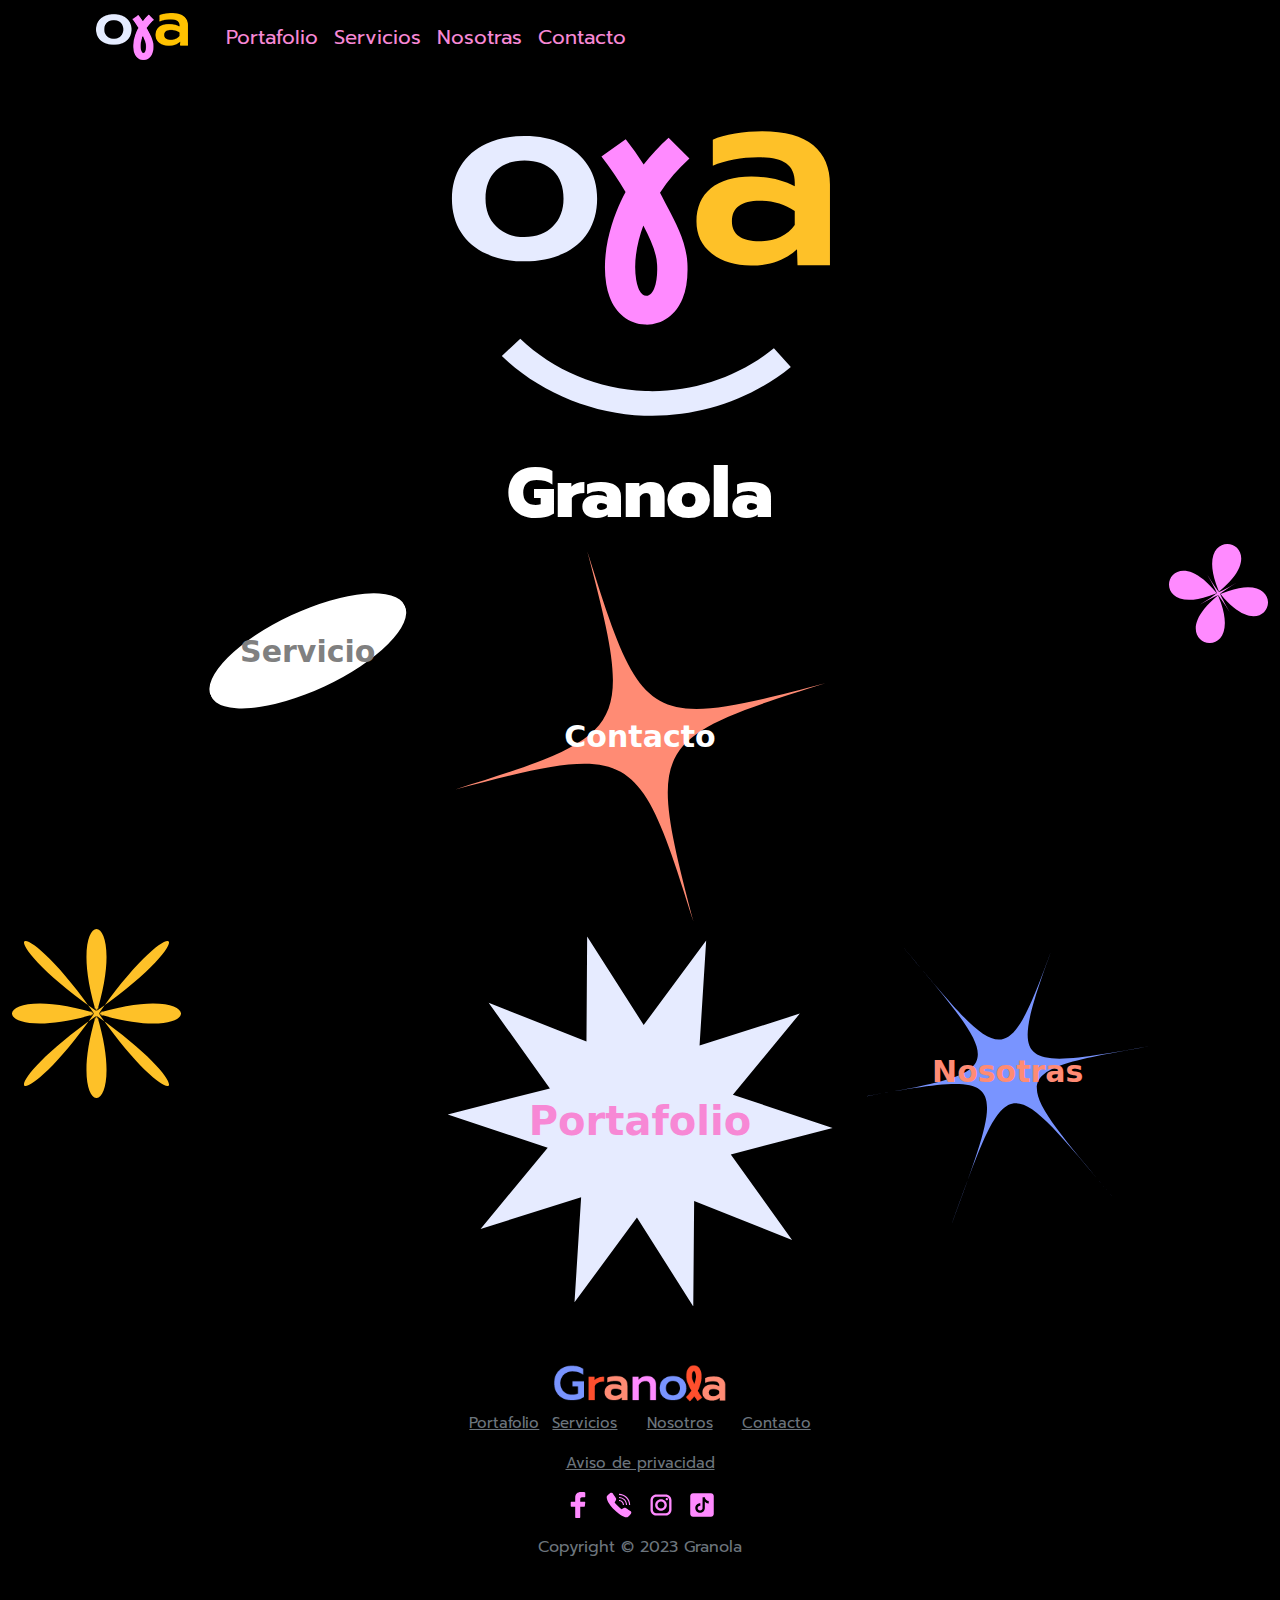
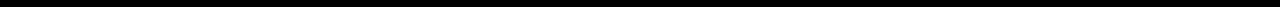
<file: index.html>
<!DOCTYPE html>
<html data-bs-theme="dark" lang="es-mx">

<head>
    <meta charset="utf-8">
    <meta name="viewport" content="width=device-width, initial-scale=1.0, shrink-to-fit=no">
    <title>Granola Studio Design</title>
    <meta property="og:type" content="website">
    <meta name="description"
        content="Somos un estudio de diseño enfocado en personalización para eventos y marcas bonitas.">
    <link rel="icon" type="image/svg+xml" sizes="150x150" href="assets/img/rostro.svg">
    <link rel="icon" type="image/svg+xml" sizes="150x150" href="assets/img/rostro.svg">
    <link rel="icon" type="image/svg+xml" sizes="150x150" href="assets/img/rostro.svg">
    <link rel="icon" type="image/svg+xml" sizes="150x150" href="assets/img/rostro.svg">
    <link rel="icon" type="image/svg+xml" sizes="150x150" href="assets/img/rostro.svg">
    <link rel="stylesheet" href="assets/bootstrap/css/bootstrap.min.css">
    <link rel="stylesheet" href="assets/css/Prompt%20Black.css">
    <link rel="stylesheet" href="assets/css/Prompt%20Black%20Italic.css">
    <link rel="stylesheet" href="assets/css/Prompt%20Bold.css">
    <link rel="stylesheet" href="assets/css/Prompt%20Bold%20Italic.css">
    <link rel="stylesheet" href="assets/css/Prompt%20ExtraBold.css">
    <link rel="stylesheet" href="assets/css/Prompt%20ExtraBold%20Italic.css">
    <link rel="stylesheet" href="assets/css/Prompt%20ExtraLight.css">
    <link rel="stylesheet" href="assets/css/Prompt%20ExtraLight%20Italic.css">
    <link rel="stylesheet" href="assets/css/Prompt%20Italic.css">
    <link rel="stylesheet" href="assets/css/Prompt%20Light.css">
    <link rel="stylesheet" href="assets/css/Prompt%20Light%20Italic.css">
    <link rel="stylesheet" href="assets/css/Prompt%20Medium.css">
    <link rel="stylesheet" href="assets/css/Prompt%20Medium%20Italic.css">
    <link rel="stylesheet" href="assets/css/Prompt%20Regular.css">
    <link rel="stylesheet" href="assets/css/Prompt%20SemiBold.css">
    <link rel="stylesheet" href="assets/css/Prompt%20SemiBold%20Italic.css">
    <link rel="stylesheet" href="assets/css/Prompt%20Thin.css">
    <link rel="stylesheet" href="assets/css/Prompt%20Thin%20Italic.css">
    <link rel="stylesheet" href="assets/css/animate.min.css">
    <link rel="stylesheet" href="assets/css/Footer-Basic-icons.css">
    <link rel="stylesheet" href="assets/css/Projects-Grid-Horizontal-images.css">
    <link rel="stylesheet" href="assets/css/styles.css">
</head>

<body class="text-center" style="background: rgb(0,0,0);">
    <nav class="navbar navbar-light navbar-expand-md" style="background: #000000;">
        <div class="container"><a class="navbar-brand" href="#"> <img src="assets/img/logo2.png"
                    alt="Granola">
            </a><button data-bs-toggle="collapse" class="navbar-toggler" data-bs-target="#navcol-1"><span
                    class="visually-hidden">Toggle navigation</span><span class="navbar-toggler-icon"></span></button>
            <div class="collapse navbar-collapse" id="navcol-1">
                <ul class="navbar-nav">
                    <li class="nav-item"><a class="nav-link active"
                            style="font-family: 'Prompt Regular';color: rgb(247,136,213);font-size: 20px;"
                            href="index.html">Portafolio</a></li>
                    <li class="nav-item"><a class="nav-link" href="servicios.html"
                            style="font-family: 'Prompt Regular';color: rgb(247,136,213);font-size: 20px;">Servicios</a>
                    </li>
                    <li class="nav-item"><a class="nav-link"
                            style="font-family: 'Prompt Regular';color: rgb(247,136,213);font-size: 20px;"
                            href="nosotras.html">Nosotras</a></li>
                    <li class="nav-item"><a class="nav-link"
                            style="font-family: 'Prompt Regular';color: rgb(247,136,213);font-size: 20px;"
                            href="contacto.html">Contacto</a></li>
                    <li class="nav-item"></li>
                    <li class="nav-item"></li>
                </ul>
            </div>
        </div>
    </nav>
    <header><img class="img-fluid swing animated" src="assets/img/rostro_2.svg" style="height: 378px;width: 759px;">
        <h1 class="wobble animated" style="color: rgb(255,255,255);font-family: 'Prompt ExtraBold';font-size: 70px;">
            Granola</h1>
    </header>
    <main>
        <div class="container-fluid">
            <div class="row">
                <div class="col-4 col-md-4 d-lg-flex justify-content-lg-end align-items-lg-start">
                    <div class="image-link">
                        <img class="img-fluid" src="assets/img/ovalo%20bco.svg"
                            style="transform: rotate(155deg);width: 213.863px;">
                        <a class="image-link-textS" href="servicios.html">Servicio</a>
                    </div>
                </div>
                <div class="col-6 col-md-4 d-lg-flex justify-content-lg-center align-items-lg-center">
                    <div class="image-link">
                        <img class="img-fluid" src="assets/img/estrella%20naranja.svg"
                            style="transform: rotate(164deg);width: 384.863px;">
                        <a class="image-link-textC" href="contacto.html">Contacto</a>
                    </div>
                </div>
                <div class="col-2 col-md-4 d-lg-flex justify-content-lg-end align-items-lg-start">
                    <img class="img-fluid" src="assets/img/estrella%20rosa.svg" style="width: 98.863px;">
                </div>
            </div>
        </div>
        <div class="container-fluid">
            <div class="row">
                <div class="col-2 col-md-4 d-sm-flex justify-content-sm-start align-items-sm-start">
                    <img class="img-fluid" src="assets/img/estrella%20amarilla.svg" style="width: 168.863px;">
                </div>
                <div class="col-6 col-md-4 d-lg-flex justify-content-lg-center align-items-lg-center">
                    <div class="image-link">
                        <img class="img-fluid" src="assets/img/estrella_azul claro.svg"
                            style="transform: rotate(164deg);width: 384.863px;">
                        <a class="image-link-textP" href="index.html">Portafolio</a>
                    </div>
                </div>
                <div class="col-4 d-sm-flex justify-content-sm-start align-items-sm-start">
                    <div class="image-link">
                        <img class="img-fluid d-sm-flex justify-content-sm-start align-items-sm-center"
                            src="assets/img/estrella%20azul.svg" style="transform: rotate(170deg);width: 284.863px;">
                        <a class="image-link-textN" href="nosotras.html">Nosotras</a>
                    </div>
                </div>
            </div>
        </div>
    </main>
    <footer class="text-center">
        <div class="container text-muted py-4 py-lg-5"><img src="assets/img/logo.svg" style="width: 190px;">
            <ul class="list-inline">
                <li class="list-inline-item"><a class="link-secondary" href="index.html"
                        style="font-family: 'Prompt Regular';font-size: 15px;color: rgb(108, 117, 125);">Portafolio</a>
                </li>
                <li class="list-inline-item me-4"><a class="link-secondary" href="servicios.html"
                        style="font-family: 'Prompt Regular';font-size: 15px;">Servicios</a></li>
                <li class="list-inline-item me-4"><a class="link-secondary" href="nosotras.html"
                        style="font-family: 'Prompt Regular';font-size: 15px;">Nosotros</a></li>
                <li class="list-inline-item"><a class="link-secondary" href="contacto.html"
                        style="font-family: 'Prompt Regular';font-size: 15px;">Contacto</a></li>
            </ul>
            <ul class="list-inline">
                <li class="list-inline-item"><a href="contacto.html"
                        style="color: rgb(108,117,125);font-size: 15px;font-family: 'Prompt Regular';">Aviso de
                        privacidad</a></li>
            </ul>
            <ul class="list-inline">
                <li class="list-inline-item"><img src="assets/img/facebook.svg"></li>
                <li class="list-inline-item"><img src="assets/img/telefono.svg"></li>
                <li class="list-inline-item"><img src="assets/img/instagram.svg"></li>
                <li class="list-inline-item text-center"><img src="assets/img/tiktok.svg"></li>
            </ul>
            <p class="mb-0" style="color: rgb(108,117,125);font-family: 'Prompt Regular';">Copyright © 2023 Granola</p>
        </div>
    </footer>
    <script src="assets/bootstrap/js/bootstrap.min.js"></script>
    <script src="assets/js/bs-init.js"></script>
</body>

</html>
</file>
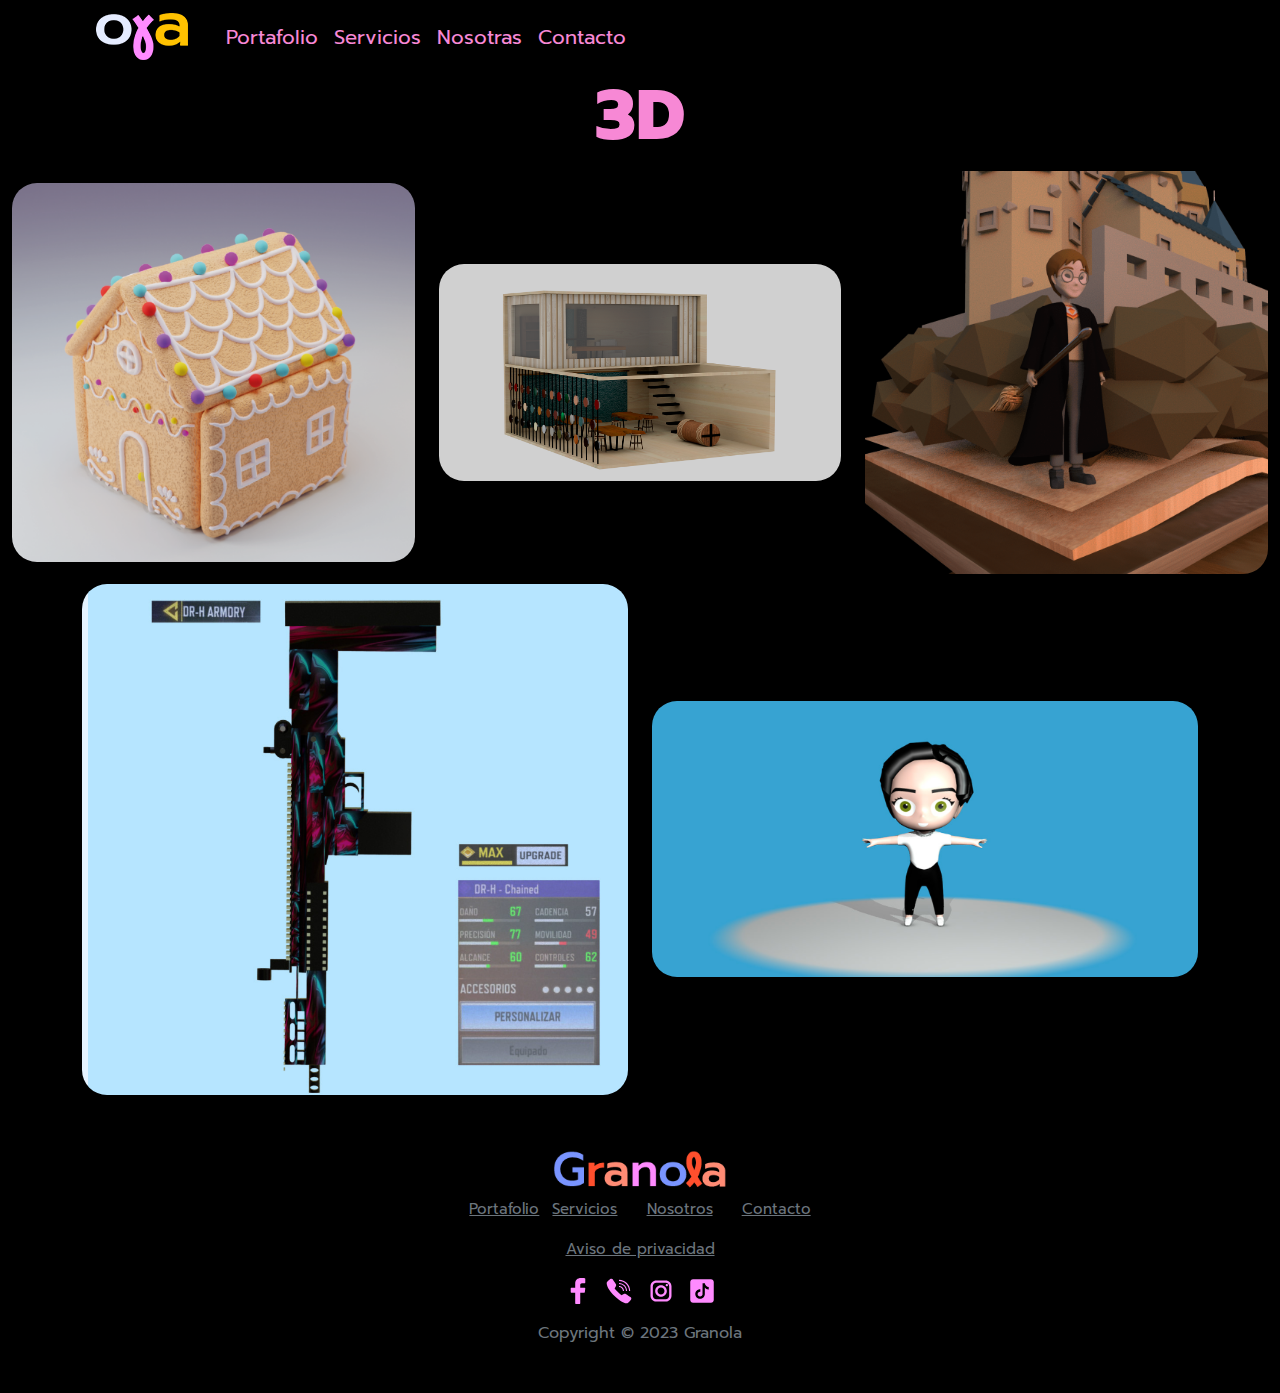
<file: 3d.html>
<!DOCTYPE html>
<html data-bs-theme="dark" lang="es-mx">

<head>
    <meta charset="utf-8">
    <meta name="viewport" content="width=device-width, initial-scale=1.0, shrink-to-fit=no">
    <title>Granola Studio Design</title>
    <meta property="og:type" content="website">
    <meta name="description" content="Somos un estudio de diseño enfocado en personalización para eventos y marcas bonitas.">
    <link rel="icon" type="image/svg+xml" sizes="150x150" href="assets/img/rostro.svg">
    <link rel="icon" type="image/svg+xml" sizes="150x150" href="assets/img/rostro.svg">
    <link rel="icon" type="image/svg+xml" sizes="150x150" href="assets/img/rostro.svg">
    <link rel="icon" type="image/svg+xml" sizes="150x150" href="assets/img/rostro.svg">
    <link rel="icon" type="image/svg+xml" sizes="150x150" href="assets/img/rostro.svg">
    <link rel="stylesheet" href="assets/bootstrap/css/bootstrap.min.css">
    <link rel="stylesheet" href="assets/css/Prompt%20Black.css">
    <link rel="stylesheet" href="assets/css/Prompt%20Black%20Italic.css">
    <link rel="stylesheet" href="assets/css/Prompt%20Bold.css">
    <link rel="stylesheet" href="assets/css/Prompt%20Bold%20Italic.css">
    <link rel="stylesheet" href="assets/css/Prompt%20ExtraBold.css">
    <link rel="stylesheet" href="assets/css/Prompt%20ExtraBold%20Italic.css">
    <link rel="stylesheet" href="assets/css/Prompt%20ExtraLight.css">
    <link rel="stylesheet" href="assets/css/Prompt%20ExtraLight%20Italic.css">
    <link rel="stylesheet" href="assets/css/Prompt%20Italic.css">
    <link rel="stylesheet" href="assets/css/Prompt%20Light.css">
    <link rel="stylesheet" href="assets/css/Prompt%20Light%20Italic.css">
    <link rel="stylesheet" href="assets/css/Prompt%20Medium.css">
    <link rel="stylesheet" href="assets/css/Prompt%20Medium%20Italic.css">
    <link rel="stylesheet" href="assets/css/Prompt%20Regular.css">
    <link rel="stylesheet" href="assets/css/Prompt%20SemiBold.css">
    <link rel="stylesheet" href="assets/css/Prompt%20SemiBold%20Italic.css">
    <link rel="stylesheet" href="assets/css/Prompt%20Thin.css">
    <link rel="stylesheet" href="assets/css/Prompt%20Thin%20Italic.css">
    <link rel="stylesheet" href="assets/css/Footer-Basic-icons.css">
    <link rel="stylesheet" href="assets/css/Projects-Grid-Horizontal-images.css">
</head>

<body style="background: rgb(0,0,0);">
    <nav class="navbar navbar-light navbar-expand-md" style="background: #000000;">
        <div class="container"><a class="navbar-brand" href="#"><img src="assets/img/logo2.png"
            alt="Granola"></a><button data-bs-toggle="collapse" class="navbar-toggler" data-bs-target="#navcol-1"><span class="visually-hidden">Toggle navigation</span><span class="navbar-toggler-icon"></span></button>
            <div class="collapse navbar-collapse" id="navcol-1">
                <ul class="navbar-nav">
                    <li class="nav-item"><a class="nav-link active" style="font-family: 'Prompt Regular';color: rgb(247,136,213);font-size: 20px;" href="index.html">Portafolio</a></li>
                    <li class="nav-item"><a class="nav-link" href="servicios.html" style="font-family: 'Prompt Regular';color: rgb(247,136,213);font-size: 20px;">Servicios</a></li>
                    <li class="nav-item"><a class="nav-link" style="font-family: 'Prompt Regular';color: rgb(247,136,213);font-size: 20px;" href="nosotras.html">Nosotras</a></li>
                    <li class="nav-item"><a class="nav-link" style="font-family: 'Prompt Regular';color: rgb(247,136,213);font-size: 20px;" href="contacto.html">Contacto</a></li>
                    <li class="nav-item"></li>
                    <li class="nav-item"></li>
                </ul>
            </div>
        </div>
    </nav>
    <main>
        <h1 style="color: rgb(247,136,213);font-family: 'Prompt ExtraBold';text-align: center;font-size: 70px;">3D</h1>
        <div class="container-fluid">
            <div class="row">
                <div class="col-md-4 d-flex d-lg-flex justify-content-center align-items-center justify-content-lg-center align-items-lg-center"><img class="img-fluid" src="assets/img/CASA%20DE%20GENGIBRE.png" style="border-radius: 25px;margin: 5px;"></div>
                <div class="col-md-4 d-flex d-lg-flex justify-content-center align-items-center justify-content-lg-center align-items-lg-center"><img class="img-fluid" src="assets/img/STAND.png" style="border-radius: 25px;margin: 5px;"></div>
                <div class="col-md-4 d-flex d-lg-flex justify-content-center align-items-center justify-content-lg-center align-items-lg-center"><img class="img-fluid" src="assets/img/HARRY%20POTTER.png" style="border-radius: 25px;margin: 5px;"></div>
            </div>
        </div>
        <div class="container">
            <div class="row">
                <div class="col-md-6 d-flex d-lg-flex justify-content-center align-items-center justify-content-lg-center align-items-lg-center"><img class="img-fluid" src="assets/img/pistola3d.png" style="margin: 5px;border-radius: 25px;"></div>
                <div class="col-md-6 d-flex d-lg-flex justify-content-center align-items-center justify-content-lg-center align-items-lg-center"><img class="img-fluid" src="assets/img/ME%20avatar.png" style="margin: 5px;border-radius: 25px;"></div>
            </div>
        </div>
    </main>
    <footer class="text-center">
        <div class="container text-muted py-4 py-lg-5"><img src="assets/img/logo.svg" style="width: 190px;">
            <ul class="list-inline">
                <li class="list-inline-item"><a class="link-secondary" href="index.html" style="font-family: 'Prompt Regular';font-size: 15px;color: rgb(108, 117, 125);">Portafolio</a></li>
                <li class="list-inline-item me-4"><a class="link-secondary" href="servicios.html" style="font-family: 'Prompt Regular';font-size: 15px;">Servicios</a></li>
                <li class="list-inline-item me-4"><a class="link-secondary" href="nosotras.html" style="font-family: 'Prompt Regular';font-size: 15px;">Nosotros</a></li>
                <li class="list-inline-item"><a class="link-secondary" href="contacto.html" style="font-family: 'Prompt Regular';font-size: 15px;">Contacto</a></li>
            </ul>
            <ul class="list-inline">
                <li class="list-inline-item"><a href="contacto.html" style="color: rgb(108,117,125);font-size: 15px;font-family: 'Prompt Regular';">Aviso de privacidad</a></li>
            </ul>
            <ul class="list-inline">
                <li class="list-inline-item"><img src="assets/img/facebook.svg"></li>
                <li class="list-inline-item"><img src="assets/img/telefono.svg"></li>
                <li class="list-inline-item"><img src="assets/img/instagram.svg"></li>
                <li class="list-inline-item text-center"><img src="assets/img/tiktok.svg"></li>
            </ul>
            <p class="mb-0" style="color: rgb(108,117,125);font-family: 'Prompt Regular';">Copyright © 2023 Granola</p>
        </div>
    </footer>
    <script src="assets/bootstrap/js/bootstrap.min.js"></script>
    <script src="assets/js/bs-init.js"></script>
</body>

</html>
</file>
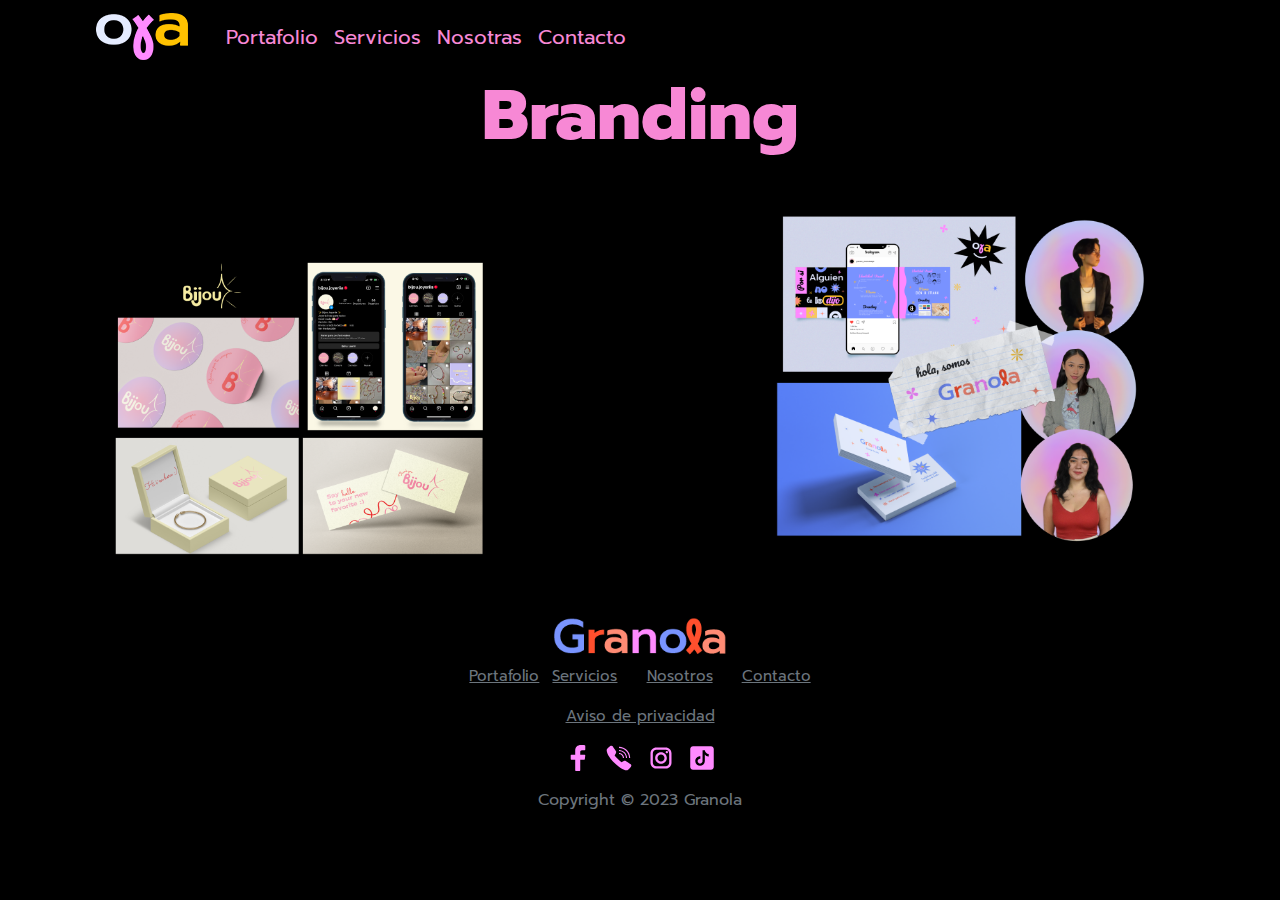
<file: branding.html>
<!DOCTYPE html>
<html data-bs-theme="dark" lang="es-mx">

<head>
    <meta charset="utf-8">
    <meta name="viewport" content="width=device-width, initial-scale=1.0, shrink-to-fit=no">
    <title>Granola Studio Design</title>
    <meta property="og:type" content="website">
    <meta name="description" content="Somos un estudio de diseño enfocado en personalización para eventos y marcas bonitas.">
    <link rel="icon" type="image/svg+xml" sizes="150x150" href="assets/img/rostro.svg">
    <link rel="icon" type="image/svg+xml" sizes="150x150" href="assets/img/rostro.svg">
    <link rel="icon" type="image/svg+xml" sizes="150x150" href="assets/img/rostro.svg">
    <link rel="icon" type="image/svg+xml" sizes="150x150" href="assets/img/rostro.svg">
    <link rel="icon" type="image/svg+xml" sizes="150x150" href="assets/img/rostro.svg">
    <link rel="stylesheet" href="assets/bootstrap/css/bootstrap.min.css">
    <link rel="stylesheet" href="assets/css/Prompt%20Black.css">
    <link rel="stylesheet" href="assets/css/Prompt%20Black%20Italic.css">
    <link rel="stylesheet" href="assets/css/Prompt%20Bold.css">
    <link rel="stylesheet" href="assets/css/Prompt%20Bold%20Italic.css">
    <link rel="stylesheet" href="assets/css/Prompt%20ExtraBold.css">
    <link rel="stylesheet" href="assets/css/Prompt%20ExtraBold%20Italic.css">
    <link rel="stylesheet" href="assets/css/Prompt%20ExtraLight.css">
    <link rel="stylesheet" href="assets/css/Prompt%20ExtraLight%20Italic.css">
    <link rel="stylesheet" href="assets/css/Prompt%20Italic.css">
    <link rel="stylesheet" href="assets/css/Prompt%20Light.css">
    <link rel="stylesheet" href="assets/css/Prompt%20Light%20Italic.css">
    <link rel="stylesheet" href="assets/css/Prompt%20Medium.css">
    <link rel="stylesheet" href="assets/css/Prompt%20Medium%20Italic.css">
    <link rel="stylesheet" href="assets/css/Prompt%20Regular.css">
    <link rel="stylesheet" href="assets/css/Prompt%20SemiBold.css">
    <link rel="stylesheet" href="assets/css/Prompt%20SemiBold%20Italic.css">
    <link rel="stylesheet" href="assets/css/Prompt%20Thin.css">
    <link rel="stylesheet" href="assets/css/Prompt%20Thin%20Italic.css">
    <link rel="stylesheet" href="assets/css/Footer-Basic-icons.css">
    <link rel="stylesheet" href="assets/css/Projects-Grid-Horizontal-images.css">
</head>

<body style="background: rgb(0,0,0);">
    <nav class="navbar navbar-light navbar-expand-md" style="background: #000000;">
        <div class="container"><a class="navbar-brand" href="#"><img src="assets/img/logo2.png"
            alt="Granola"></a><button data-bs-toggle="collapse" class="navbar-toggler" data-bs-target="#navcol-1"><span class="visually-hidden">Toggle navigation</span><span class="navbar-toggler-icon"></span></button>
            <div class="collapse navbar-collapse" id="navcol-1">
                <ul class="navbar-nav">
                    <li class="nav-item"><a class="nav-link active" style="font-family: 'Prompt Regular';color: rgb(247,136,213);font-size: 20px;" href="index.html">Portafolio</a></li>
                    <li class="nav-item"><a class="nav-link" href="servicios.html" style="font-family: 'Prompt Regular';color: rgb(247,136,213);font-size: 20px;">Servicios</a></li>
                    <li class="nav-item"><a class="nav-link" style="font-family: 'Prompt Regular';color: rgb(247,136,213);font-size: 20px;" href="nosotras.html">Nosotras</a></li>
                    <li class="nav-item"><a class="nav-link" style="font-family: 'Prompt Regular';color: rgb(247,136,213);font-size: 20px;" href="contacto.html">Contacto</a></li>
                    <li class="nav-item"></li>
                    <li class="nav-item"></li>
                </ul>
            </div>
        </div>
    </nav>
    <main>
        <h1 style="color: rgb(247,136,213);font-family: 'Prompt ExtraBold';text-align: center;font-size: 70px;">Branding</h1>
        <div class="container-fluid">
            <div class="row">
                <div class="col-md-6 d-flex justify-content-center align-items-center"><img src="assets/img/moodboard%20biju_Mesa%20de%20trabajo%201%201.png" style="width: 450px;"></div>
                <div class="col-md-6 d-flex justify-content-center align-items-center"><img src="assets/img/moodboard%20gran-02%201.png" style="width: 450px;"></div>
            </div>
        </div>
    </main>
    <footer class="text-center">
        <div class="container text-muted py-4 py-lg-5"><img src="assets/img/logo.svg" style="width: 190px;">
            <ul class="list-inline">
                <li class="list-inline-item"><a class="link-secondary" href="index.html" style="font-family: 'Prompt Regular';font-size: 15px;color: rgb(108, 117, 125);">Portafolio</a></li>
                <li class="list-inline-item me-4"><a class="link-secondary" href="servicios.html" style="font-family: 'Prompt Regular';font-size: 15px;">Servicios</a></li>
                <li class="list-inline-item me-4"><a class="link-secondary" href="nosotras.html" style="font-family: 'Prompt Regular';font-size: 15px;">Nosotros</a></li>
                <li class="list-inline-item"><a class="link-secondary" href="contacto.html" style="font-family: 'Prompt Regular';font-size: 15px;">Contacto</a></li>
            </ul>
            <ul class="list-inline">
                <li class="list-inline-item"><a href="contacto.html" style="color: rgb(108,117,125);font-size: 15px;font-family: 'Prompt Regular';">Aviso de privacidad</a></li>
            </ul>
            <ul class="list-inline">
                <li class="list-inline-item"><img src="assets/img/facebook.svg"></li>
                <li class="list-inline-item"><img src="assets/img/telefono.svg"></li>
                <li class="list-inline-item"><img src="assets/img/instagram.svg"></li>
                <li class="list-inline-item text-center"><img src="assets/img/tiktok.svg"></li>
            </ul>
            <p class="mb-0" style="color: rgb(108,117,125);font-family: 'Prompt Regular';">Copyright © 2023 Granola</p>
        </div>
    </footer>
    <script src="assets/bootstrap/js/bootstrap.min.js"></script>
    <script src="assets/js/bs-init.js"></script>
</body>

</html>
</file>
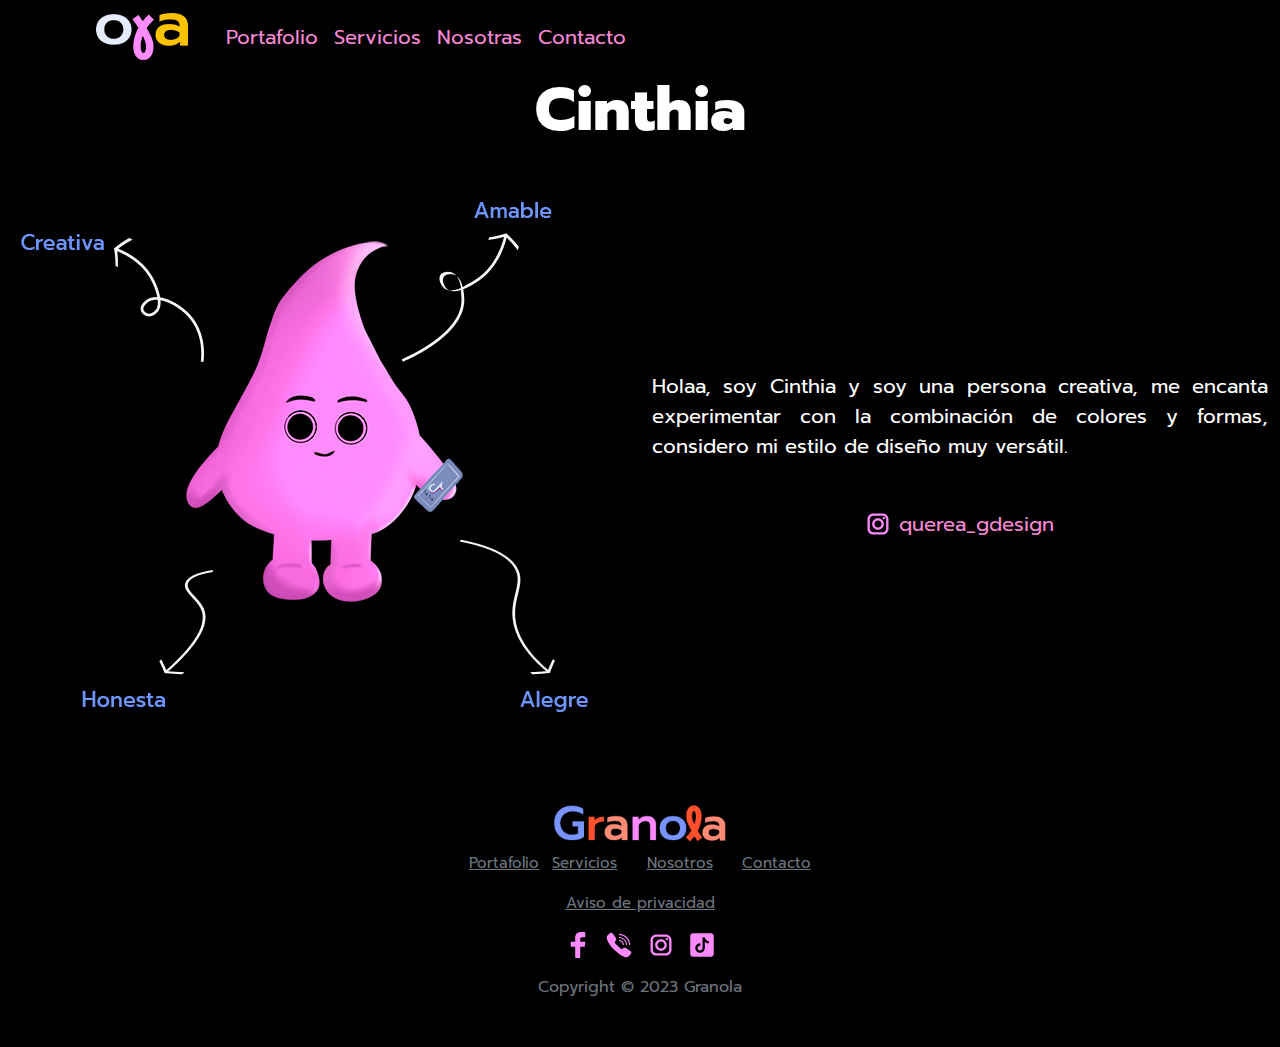
<file: cinthia.html>
<!DOCTYPE html>
<html data-bs-theme="dark" lang="es-mx">

<head>
    <meta charset="utf-8">
    <meta name="viewport" content="width=device-width, initial-scale=1.0, shrink-to-fit=no">
    <title>Granola Studio Design</title>
    <meta property="og:type" content="website">
    <meta name="description"
        content="Somos un estudio de diseño enfocado en personalización para eventos y marcas bonitas.">
    <link rel="icon" type="image/svg+xml" sizes="150x150" href="assets/img/rostro.svg">
    <link rel="icon" type="image/svg+xml" sizes="150x150" href="assets/img/rostro.svg">
    <link rel="icon" type="image/svg+xml" sizes="150x150" href="assets/img/rostro.svg">
    <link rel="icon" type="image/svg+xml" sizes="150x150" href="assets/img/rostro.svg">
    <link rel="icon" type="image/svg+xml" sizes="150x150" href="assets/img/rostro.svg">
    <link rel="stylesheet" href="assets/bootstrap/css/bootstrap.min.css">
    <link rel="stylesheet" href="assets/css/Prompt%20Black.css">
    <link rel="stylesheet" href="assets/css/Prompt%20Black%20Italic.css">
    <link rel="stylesheet" href="assets/css/Prompt%20Bold.css">
    <link rel="stylesheet" href="assets/css/Prompt%20Bold%20Italic.css">
    <link rel="stylesheet" href="assets/css/Prompt%20ExtraBold.css">
    <link rel="stylesheet" href="assets/css/Prompt%20ExtraBold%20Italic.css">
    <link rel="stylesheet" href="assets/css/Prompt%20ExtraLight.css">
    <link rel="stylesheet" href="assets/css/Prompt%20ExtraLight%20Italic.css">
    <link rel="stylesheet" href="assets/css/Prompt%20Italic.css">
    <link rel="stylesheet" href="assets/css/Prompt%20Light.css">
    <link rel="stylesheet" href="assets/css/Prompt%20Light%20Italic.css">
    <link rel="stylesheet" href="assets/css/Prompt%20Medium.css">
    <link rel="stylesheet" href="assets/css/Prompt%20Medium%20Italic.css">
    <link rel="stylesheet" href="assets/css/Prompt%20Regular.css">
    <link rel="stylesheet" href="assets/css/Prompt%20SemiBold.css">
    <link rel="stylesheet" href="assets/css/Prompt%20SemiBold%20Italic.css">
    <link rel="stylesheet" href="assets/css/Prompt%20Thin.css">
    <link rel="stylesheet" href="assets/css/Prompt%20Thin%20Italic.css">
    <link rel="stylesheet" href="assets/css/Footer-Basic-icons.css">
    <link rel="stylesheet" href="assets/css/Projects-Grid-Horizontal-images.css">
</head>

<body style="background: rgb(0,0,0);">
    <nav class="navbar navbar-light navbar-expand-md" style="background: #000000;">
        <div class="container"><a class="navbar-brand" href="#"><img src="assets/img/logo2.png"
                    alt="Granola"></a><button data-bs-toggle="collapse" class="navbar-toggler"
                data-bs-target="#navcol-1"><span class="visually-hidden">Toggle navigation</span><span
                    class="navbar-toggler-icon"></span></button>
            <div class="collapse navbar-collapse" id="navcol-1">
                <ul class="navbar-nav">
                    <li class="nav-item"><a class="nav-link active"
                            style="font-family: 'Prompt Regular';color: rgb(247,136,213);font-size: 20px;"
                            href="index.html">Portafolio</a></li>
                    <li class="nav-item"><a class="nav-link" href="servicios.html"
                            style="font-family: 'Prompt Regular';color: rgb(247,136,213);font-size: 20px;">Servicios</a>
                    </li>
                    <li class="nav-item"><a class="nav-link"
                            style="font-family: 'Prompt Regular';color: rgb(247,136,213);font-size: 20px;"
                            href="nosotras.html">Nosotras</a></li>
                    <li class="nav-item"><a class="nav-link"
                            style="font-family: 'Prompt Regular';color: rgb(247,136,213);font-size: 20px;"
                            href="contacto.html">Contacto</a></li>
                    <li class="nav-item"></li>
                    <li class="nav-item"></li>
                </ul>
            </div>
        </div>
    </nav>
    <main>
        <h1 style="color: var(--bs-emphasis-color);font-family: 'Prompt ExtraBold';text-align: center;font-size: 60px;">
            Cinthia</h1>
        <div class="container-fluid">
            <div class="row">
                <div class="col-md-6 d-lg-flex justify-content-lg-center align-items-lg-center"><img class="img-fluid"
                        src="assets/img/cinthiapage.png"></div>
                <div class="col d-flex flex-column justify-content-center align-items-center">
                    <div class="text-center">
                        <p class="d-block"
                            style="font-family: 'Prompt Regular';text-align: justify;color: var(--bs-emphasis-color);font-size: 20px;">
                            Holaa, soy Cinthia y soy una persona creativa, me encanta experimentar con la combinación de
                            colores y formas, considero mi estilo de diseño muy versátil.</p>
                    </div>
                    <hr>
                    <div class="d-flex justify-content-center align-items-center">
                        <img src="assets/img/instagram.svg" style="margin-right: 5px;">
                        <h5 style="color: #f788d5;margin: 2px;font-family: 'Prompt Regular';font-size: 20px;">
                            querea_gdesign</h5>
                    </div>
                </div>
            </div>
        </div>
    </main>
    <footer class="text-center">
        <div class="container text-muted py-4 py-lg-5"><img src="assets/img/logo.svg" style="width: 190px;">
            <ul class="list-inline">
                <li class="list-inline-item"><a class="link-secondary" href="index.html"
                        style="font-family: 'Prompt Regular';font-size: 15px;color: rgb(108, 117, 125);">Portafolio</a>
                </li>
                <li class="list-inline-item me-4"><a class="link-secondary" href="servicios.html"
                        style="font-family: 'Prompt Regular';font-size: 15px;">Servicios</a></li>
                <li class="list-inline-item me-4"><a class="link-secondary" href="nosotras.html"
                        style="font-family: 'Prompt Regular';font-size: 15px;">Nosotros</a></li>
                <li class="list-inline-item"><a class="link-secondary" href="contacto.html"
                        style="font-family: 'Prompt Regular';font-size: 15px;">Contacto</a></li>
            </ul>
            <ul class="list-inline">
                <li class="list-inline-item"><a href="contacto.html"
                        style="color: rgb(108,117,125);font-size: 15px;font-family: 'Prompt Regular';">Aviso de
                        privacidad</a></li>
            </ul>
            <ul class="list-inline">
                <li class="list-inline-item"><img src="assets/img/facebook.svg"></li>
                <li class="list-inline-item"><img src="assets/img/telefono.svg"></li>
                <li class="list-inline-item"><img src="assets/img/instagram.svg"></li>
                <li class="list-inline-item text-center"><img src="assets/img/tiktok.svg"></li>
            </ul>
            <p class="mb-0" style="color: rgb(108,117,125);font-family: 'Prompt Regular';">Copyright © 2023 Granola</p>
        </div>
    </footer>
    <script src="assets/bootstrap/js/bootstrap.min.js"></script>
    <script src="assets/js/bs-init.js"></script>
</body>

</html>
</file>
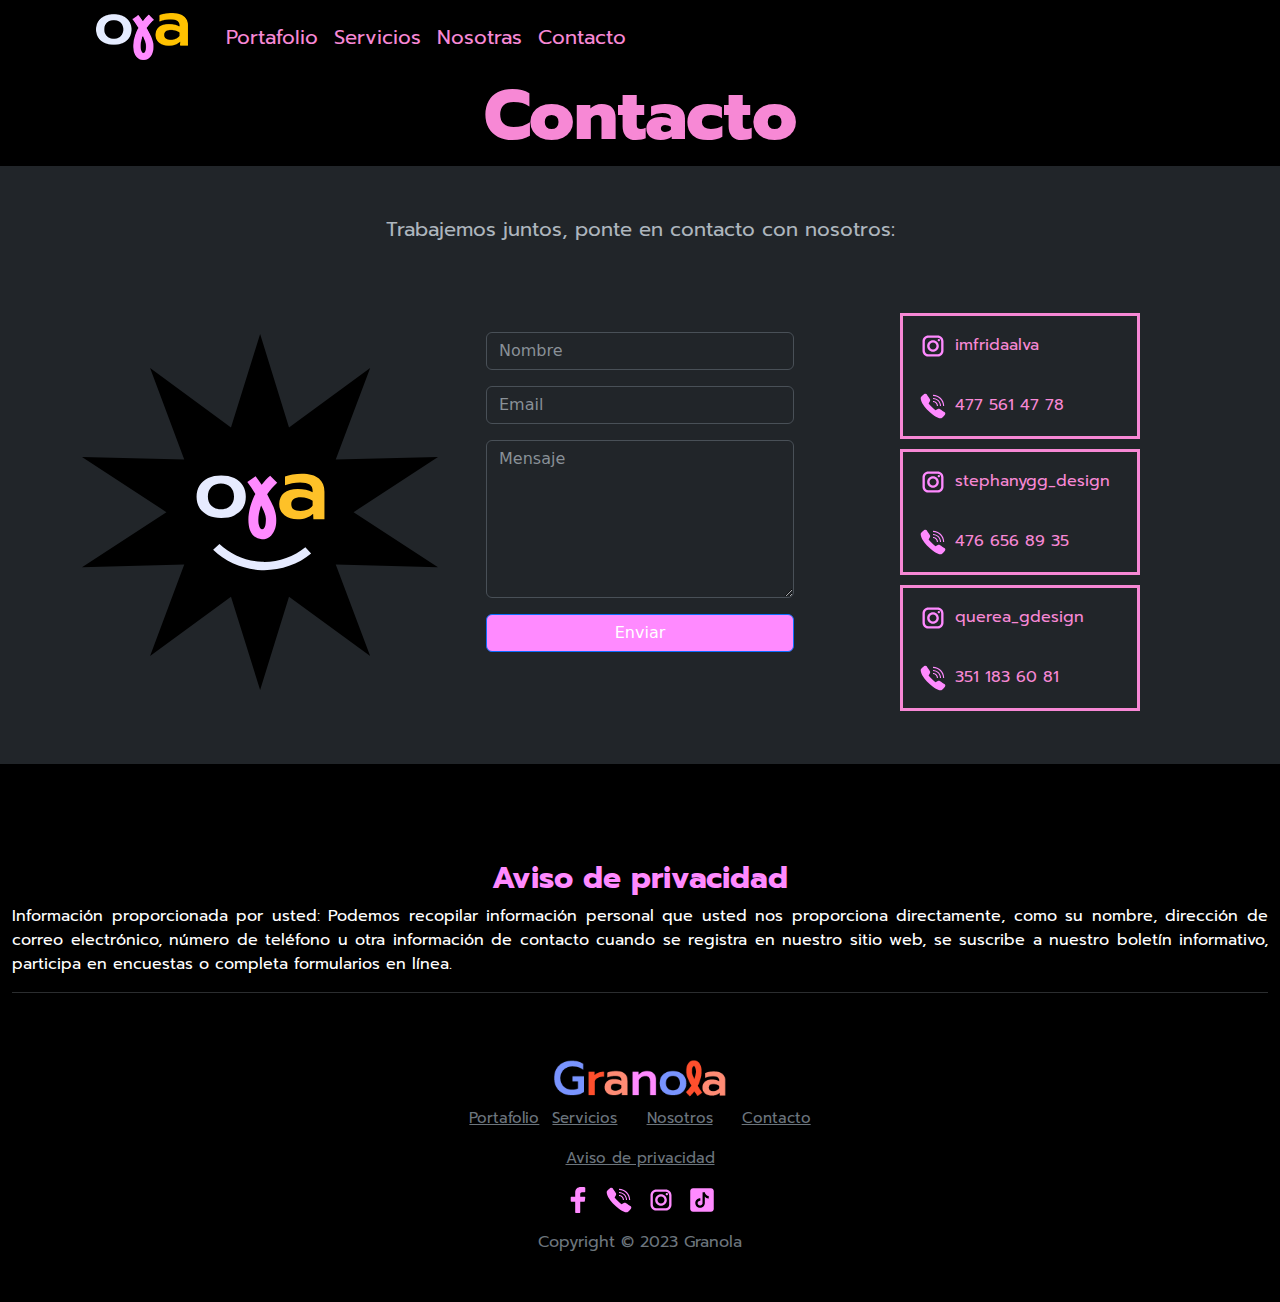
<file: contacto.html>
<!DOCTYPE html>
<html data-bs-theme="dark" lang="es-mx">

<head>
    <meta charset="utf-8">
    <meta name="viewport" content="width=device-width, initial-scale=1.0, shrink-to-fit=no">
    <title>Granola Studio Design</title>
    <meta property="og:type" content="website">
    <meta name="description"
        content="Somos un estudio de diseño enfocado en personalización para eventos y marcas bonitas.">
    <link rel="icon" type="image/svg+xml" sizes="150x150" href="assets/img/rostro.svg">
    <link rel="icon" type="image/svg+xml" sizes="150x150" href="assets/img/rostro.svg">
    <link rel="icon" type="image/svg+xml" sizes="150x150" href="assets/img/rostro.svg">
    <link rel="icon" type="image/svg+xml" sizes="150x150" href="assets/img/rostro.svg">
    <link rel="icon" type="image/svg+xml" sizes="150x150" href="assets/img/rostro.svg">
    <link rel="stylesheet" href="assets/bootstrap/css/bootstrap.min.css">
    <link rel="stylesheet" href="assets/css/Prompt%20Black.css">
    <link rel="stylesheet" href="assets/css/Prompt%20Black%20Italic.css">
    <link rel="stylesheet" href="assets/css/Prompt%20Bold.css">
    <link rel="stylesheet" href="assets/css/Prompt%20Bold%20Italic.css">
    <link rel="stylesheet" href="assets/css/Prompt%20ExtraBold.css">
    <link rel="stylesheet" href="assets/css/Prompt%20ExtraBold%20Italic.css">
    <link rel="stylesheet" href="assets/css/Prompt%20ExtraLight.css">
    <link rel="stylesheet" href="assets/css/Prompt%20ExtraLight%20Italic.css">
    <link rel="stylesheet" href="assets/css/Prompt%20Italic.css">
    <link rel="stylesheet" href="assets/css/Prompt%20Light.css">
    <link rel="stylesheet" href="assets/css/Prompt%20Light%20Italic.css">
    <link rel="stylesheet" href="assets/css/Prompt%20Medium.css">
    <link rel="stylesheet" href="assets/css/Prompt%20Medium%20Italic.css">
    <link rel="stylesheet" href="assets/css/Prompt%20Regular.css">
    <link rel="stylesheet" href="assets/css/Prompt%20SemiBold.css">
    <link rel="stylesheet" href="assets/css/Prompt%20SemiBold%20Italic.css">
    <link rel="stylesheet" href="assets/css/Prompt%20Thin.css">
    <link rel="stylesheet" href="assets/css/Prompt%20Thin%20Italic.css">
    <link rel="stylesheet" href="assets/css/Footer-Basic-icons.css">
    <link rel="stylesheet" href="assets/css/Projects-Grid-Horizontal-images.css">
    <link rel="stylesheet" href="https://s.pageclip.co/v1/pageclip.css" media="screen">
</head>

<body style="background: rgb(0,0,0);">
    <nav class="navbar navbar-light navbar-expand-md" style="background: #000000;">
        <div class="container"><a class="navbar-brand" href="#"><img src="assets/img/logo2.png"
                    alt="Granola"></a><button data-bs-toggle="collapse" class="navbar-toggler"
                data-bs-target="#navcol-1"><span class="visually-hidden">Toggle navigation</span><span
                    class="navbar-toggler-icon"></span></button>
            <div class="collapse navbar-collapse" id="navcol-1">
                <ul class="navbar-nav">
                    <li class="nav-item"><a class="nav-link active"
                            style="font-family: 'Prompt Regular';color: rgb(247,136,213);font-size: 20px;"
                            href="index.html">Portafolio</a></li>
                    <li class="nav-item"><a class="nav-link" href="servicios.html"
                            style="font-family: 'Prompt Regular';color: rgb(247,136,213);font-size: 20px;">Servicios</a>
                    </li>
                    <li class="nav-item"><a class="nav-link"
                            style="font-family: 'Prompt Regular';color: rgb(247,136,213);font-size: 20px;"
                            href="nosotras.html">Nosotras</a></li>
                    <li class="nav-item"><a class="nav-link"
                            style="font-family: 'Prompt Regular';color: rgb(247,136,213);font-size: 20px;"
                            href="contacto.html">Contacto</a></li>
                    <li class="nav-item"></li>
                    <li class="nav-item"></li>
                </ul>
            </div>
        </div>
    </nav>
    <main>
        <h1 style="color: rgb(247,136,213);font-family: 'Prompt ExtraBold';text-align: center;font-size: 70px;">Contacto
        </h1>
        <section class="position-relative py-4 py-xl-5" style="background: var(--bs-body-bg);">
            <div class="container position-relative">
                <div class="row mb-5">
                    <div class="col-md-8 col-xl-6 text-center mx-auto">
                        <p class="w-lg-50" style="font-family: 'Prompt Regular';font-size: 20px;">Trabajemos juntos,
                            ponte en contacto con nosotros:</p>
                    </div>
                </div>
                <div class="row d-flex justify-content-center">
                    <div class="col d-lg-flex justify-content-lg-center align-items-lg-center"><img class="img-fluid"
                            src="assets/img/rostro.svg"></div>
                    <div class="col-md-6 col-lg-5 col-xl-4">
                        <div>
                            <form action="https://send.pageclip.co/9v2IeJiKgysqEcfVFPhDdeKSTu6rzRQG/contact_form"
                                class="pageclip-form p-xl-4" method="post">
                                <div class="mb-3"><input class="form-control" type="text" id="name-1" name="Nombre"
                                        placeholder="Nombre" required></div>
                                <div class="mb-3"><input class="form-control" type="email" id="email-1" name="email"
                                        placeholder="Email" required></div>
                                <div class="mb-3"><textarea class="form-control" id="message-1" name="mensaje" rows="6"
                                        placeholder="Mensaje" required></textarea></div>
                                <div><button class="btn btn-primary d-block w-100 pageclip-form__submit" type="submit"
                                        style="background: #ff8aff;">Enviar</button></div>
                            </form>
                        </div>
                    </div>
                    <div class="col-md-6 col-lg-4 col-xl-4 d-flex justify-content-center align-items-center">
                        <div class="d-flex flex-column justify-content-center align-items-start h-100">
                            <div style="border-style: solid;border-color: #f788d5;width: 240px;margin: 5px;">
                                <div class="d-flex align-items-center p-3"><img src="assets/img/instagram.svg">
                                    <div class="px-2">
                                        <h6 class="mb-0" style="color: #f788d5;font-family: 'Prompt Regular';">
                                            imfridaalva</h6>
                                    </div>
                                </div>
                                <div class="d-flex align-items-center p-3"><img src="assets/img/telefono.svg">
                                    <div class="px-2">
                                        <h6 class="mb-0" style="color: #f788d5;font-family: 'Prompt Regular';">477 561
                                            47 78</h6>
                                    </div>
                                </div>
                            </div>
                            <div style="border-style: solid;border-color: #f788d5;width: 240px;margin: 5px;">
                                <div class="d-flex align-items-center p-3"><img src="assets/img/instagram.svg">
                                    <div class="px-2">
                                        <h6 class="mb-0" style="color: #f788d5;font-family: 'Prompt Regular';">
                                            stephanygg_design</h6>
                                    </div>
                                </div>
                                <div class="d-flex align-items-center p-3"><img src="assets/img/telefono.svg">
                                    <div class="px-2">
                                        <h6 class="mb-0" style="color: #f788d5;font-family: 'Prompt Regular';">476 656
                                            89 35</h6>
                                    </div>
                                </div>
                            </div>
                            <div style="border-style: solid;border-color: #f788d5;width: 240px;margin: 5px;">
                                <div class="d-flex align-items-center p-3"><img src="assets/img/instagram.svg">
                                    <div class="px-2">
                                        <h6 class="mb-0" style="color: #f788d5;font-family: 'Prompt Regular';">
                                            querea_gdesign</h6>
                                    </div>
                                </div>
                                <div class="d-flex align-items-center p-3"><img src="assets/img/telefono.svg">
                                    <div class="px-2">
                                        <h6 class="mb-0" style="color: #f788d5;font-family: 'Prompt Regular';">351 183
                                            60 81</h6>
                                    </div>
                                </div>
                            </div>
                        </div>
                    </div>
                </div>
            </div>
        </section>
        <section class="py-4 py-xl-5"></section>
        <div class="container-fluid">
            <div class="row">
                <div class="col-md-12">
                    <h1 style="text-align: center;font-family: 'Prompt Bold';font-size: 30px;color: #ff8aff;">Aviso de
                        privacidad</h1>
                    <p style="font-family: 'Prompt Regular';text-align: justify;color: var(--bs-emphasis-color);">
                        Información proporcionada por usted: Podemos recopilar información personal que usted nos
                        proporciona directamente, como su nombre, dirección de correo electrónico, número de teléfono u
                        otra información de contacto cuando se registra en nuestro sitio web, se suscribe a nuestro
                        boletín informativo, participa en encuestas o completa formularios en línea.</p>
                    <hr>
                </div>
            </div>
        </div>
    </main>
    <footer class="text-center">
        <div class="container text-muted py-4 py-lg-5"><img src="assets/img/logo.svg" style="width: 190px;">
            <ul class="list-inline">
                <li class="list-inline-item"><a class="link-secondary" href="index.html"
                        style="font-family: 'Prompt Regular';font-size: 15px;color: rgb(108, 117, 125);">Portafolio</a>
                </li>
                <li class="list-inline-item me-4"><a class="link-secondary" href="servicios.html"
                        style="font-family: 'Prompt Regular';font-size: 15px;">Servicios</a></li>
                <li class="list-inline-item me-4"><a class="link-secondary" href="nosotras.html"
                        style="font-family: 'Prompt Regular';font-size: 15px;">Nosotros</a></li>
                <li class="list-inline-item"><a class="link-secondary" href="contacto.html"
                        style="font-family: 'Prompt Regular';font-size: 15px;">Contacto</a></li>
            </ul>
            <ul class="list-inline">
                <li class="list-inline-item"><a href="#"
                        style="color: rgb(108,117,125);font-size: 15px;font-family: 'Prompt Regular';">Aviso de
                        privacidad</a></li>
            </ul>
            <ul class="list-inline">
                <li class="list-inline-item"><img src="assets/img/facebook.svg"></li>
                <li class="list-inline-item"><img src="assets/img/telefono.svg"></li>
                <li class="list-inline-item"><img src="assets/img/instagram.svg"></li>
                <li class="list-inline-item text-center"><img src="assets/img/tiktok.svg"></li>
            </ul>
            <p class="mb-0" style="color: rgb(108,117,125);font-family: 'Prompt Regular';">Copyright © 2023 Granola</p>
        </div>
    </footer>
    <script src="assets/bootstrap/js/bootstrap.min.js"></script>
    <script src="assets/js/bs-init.js"></script>
    <script src="https://s.pageclip.co/v1/pageclip.js" charset="utf-8"></script>
</body>

</html>
</file>
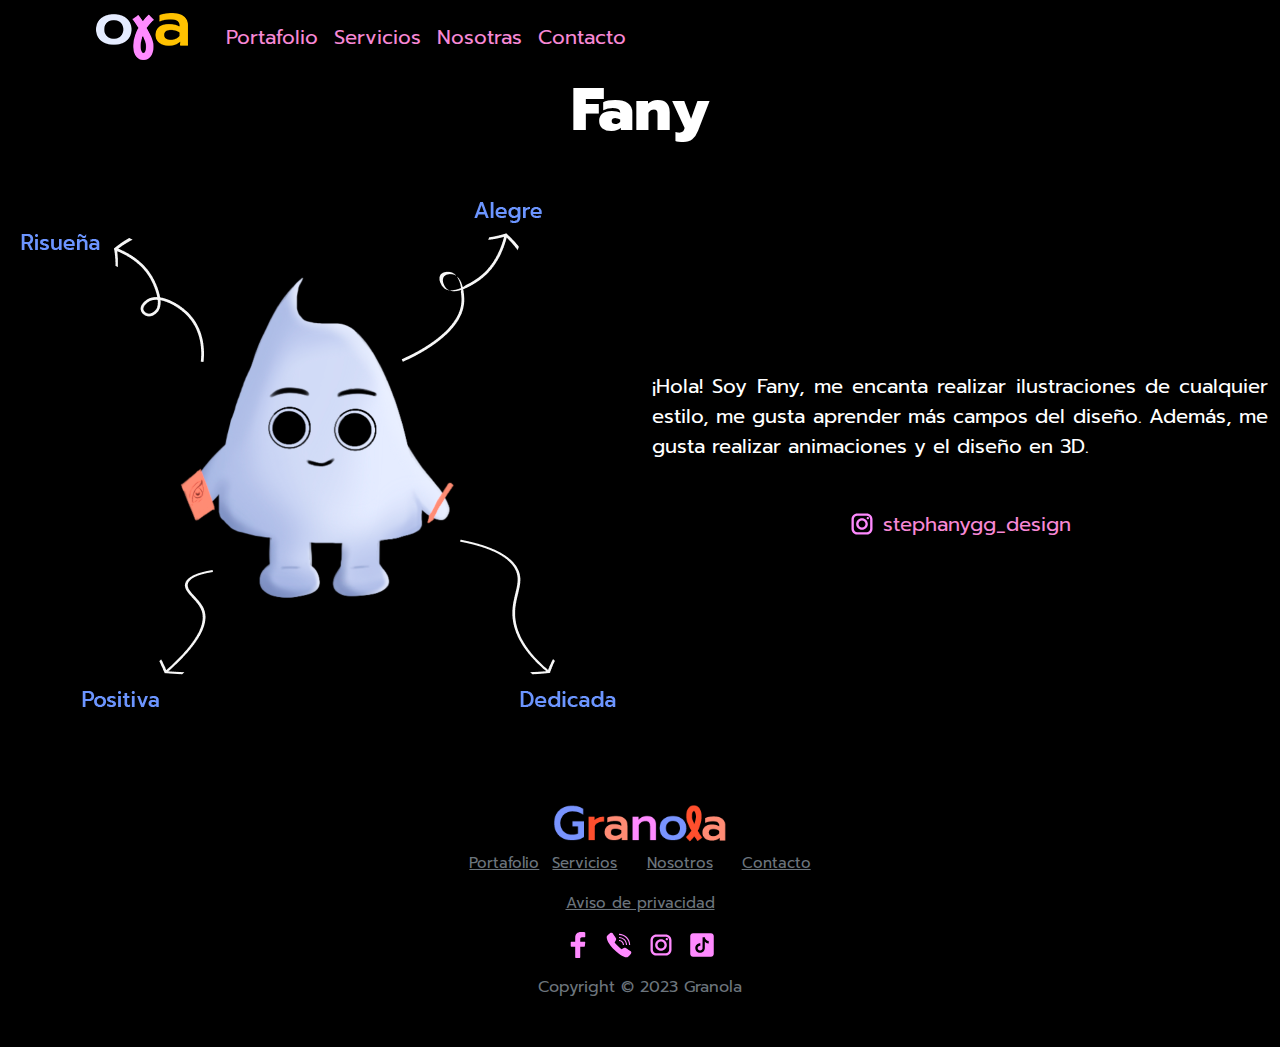
<file: fanny.html>
<!DOCTYPE html>
<html data-bs-theme="dark" lang="es-mx">

<head>
    <meta charset="utf-8">
    <meta name="viewport" content="width=device-width, initial-scale=1.0, shrink-to-fit=no">
    <title>Granola Studio Design</title>
    <meta property="og:type" content="website">
    <meta name="description"
        content="Somos un estudio de diseño enfocado en personalización para eventos y marcas bonitas.">
    <link rel="icon" type="image/svg+xml" sizes="150x150" href="assets/img/rostro.svg">
    <link rel="icon" type="image/svg+xml" sizes="150x150" href="assets/img/rostro.svg">
    <link rel="icon" type="image/svg+xml" sizes="150x150" href="assets/img/rostro.svg">
    <link rel="icon" type="image/svg+xml" sizes="150x150" href="assets/img/rostro.svg">
    <link rel="icon" type="image/svg+xml" sizes="150x150" href="assets/img/rostro.svg">
    <link rel="stylesheet" href="assets/bootstrap/css/bootstrap.min.css">
    <link rel="stylesheet" href="assets/css/Prompt%20Black.css">
    <link rel="stylesheet" href="assets/css/Prompt%20Black%20Italic.css">
    <link rel="stylesheet" href="assets/css/Prompt%20Bold.css">
    <link rel="stylesheet" href="assets/css/Prompt%20Bold%20Italic.css">
    <link rel="stylesheet" href="assets/css/Prompt%20ExtraBold.css">
    <link rel="stylesheet" href="assets/css/Prompt%20ExtraBold%20Italic.css">
    <link rel="stylesheet" href="assets/css/Prompt%20ExtraLight.css">
    <link rel="stylesheet" href="assets/css/Prompt%20ExtraLight%20Italic.css">
    <link rel="stylesheet" href="assets/css/Prompt%20Italic.css">
    <link rel="stylesheet" href="assets/css/Prompt%20Light.css">
    <link rel="stylesheet" href="assets/css/Prompt%20Light%20Italic.css">
    <link rel="stylesheet" href="assets/css/Prompt%20Medium.css">
    <link rel="stylesheet" href="assets/css/Prompt%20Medium%20Italic.css">
    <link rel="stylesheet" href="assets/css/Prompt%20Regular.css">
    <link rel="stylesheet" href="assets/css/Prompt%20SemiBold.css">
    <link rel="stylesheet" href="assets/css/Prompt%20SemiBold%20Italic.css">
    <link rel="stylesheet" href="assets/css/Prompt%20Thin.css">
    <link rel="stylesheet" href="assets/css/Prompt%20Thin%20Italic.css">
    <link rel="stylesheet" href="assets/css/Footer-Basic-icons.css">
    <link rel="stylesheet" href="assets/css/Projects-Grid-Horizontal-images.css">
</head>

<body style="background: rgb(0,0,0);">
    <nav class="navbar navbar-light navbar-expand-md" style="background: #000000;">
        <div class="container"><a class="navbar-brand" href="#"><img src="assets/img/logo2.png"
                    alt="Granola"></a><button data-bs-toggle="collapse" class="navbar-toggler"
                data-bs-target="#navcol-1"><span class="visually-hidden">Toggle navigation</span><span
                    class="navbar-toggler-icon"></span></button>
            <div class="collapse navbar-collapse" id="navcol-1">
                <ul class="navbar-nav">
                    <li class="nav-item"><a class="nav-link active"
                            style="font-family: 'Prompt Regular';color: rgb(247,136,213);font-size: 20px;"
                            href="index.html">Portafolio</a></li>
                    <li class="nav-item"><a class="nav-link" href="servicios.html"
                            style="font-family: 'Prompt Regular';color: rgb(247,136,213);font-size: 20px;">Servicios</a>
                    </li>
                    <li class="nav-item"><a class="nav-link"
                            style="font-family: 'Prompt Regular';color: rgb(247,136,213);font-size: 20px;"
                            href="nosotras.html">Nosotras</a></li>
                    <li class="nav-item"><a class="nav-link"
                            style="font-family: 'Prompt Regular';color: rgb(247,136,213);font-size: 20px;"
                            href="contacto.html">Contacto</a></li>
                    <li class="nav-item"></li>
                    <li class="nav-item"></li>
                </ul>
            </div>
        </div>
    </nav>
    <main>
        <h1 style="color: var(--bs-emphasis-color);font-family: 'Prompt ExtraBold';text-align: center;font-size: 60px;">
            Fany</h1>
        <div class="container-fluid">
            <div class="row">
                <div class="col-md-6 d-lg-flex justify-content-lg-center align-items-lg-center"><img class="img-fluid"
                        src="assets/img/fannypage.png"></div>
                <div class="col d-flex flex-column justify-content-center align-items-center">
                    <div class="text-center">
                        <p class="d-block"
                            style="font-family: 'Prompt Regular';text-align: justify;color: var(--bs-emphasis-color);font-size: 20px;">
                            ¡Hola! Soy Fany, me encanta realizar ilustraciones de cualquier estilo, me gusta aprender
                            más campos del diseño. Además, me gusta realizar animaciones y el diseño en 3D.</p>
                    </div>
                    <hr>
                    <div class="d-flex justify-content-center align-items-center">
                        <img src="assets/img/instagram.svg" style="margin-right: 5px;">
                        <h5 style="color: #f788d5;margin: 2px;font-family: 'Prompt Regular';font-size: 20px;">
                            stephanygg_design</h5>
                    </div>
                </div>
            </div>
        </div>
    </main>
    <footer class="text-center">
        <div class="container text-muted py-4 py-lg-5"><img src="assets/img/logo.svg" style="width: 190px;">
            <ul class="list-inline">
                <li class="list-inline-item"><a class="link-secondary" href="index.html"
                        style="font-family: 'Prompt Regular';font-size: 15px;color: rgb(108, 117, 125);">Portafolio</a>
                </li>
                <li class="list-inline-item me-4"><a class="link-secondary" href="servicios.html"
                        style="font-family: 'Prompt Regular';font-size: 15px;">Servicios</a></li>
                <li class="list-inline-item me-4"><a class="link-secondary" href="nosotras.html"
                        style="font-family: 'Prompt Regular';font-size: 15px;">Nosotros</a></li>
                <li class="list-inline-item"><a class="link-secondary" href="contacto.html"
                        style="font-family: 'Prompt Regular';font-size: 15px;">Contacto</a></li>
            </ul>
            <ul class="list-inline">
                <li class="list-inline-item"><a href="contacto.html"
                        style="color: rgb(108,117,125);font-size: 15px;font-family: 'Prompt Regular';">Aviso de
                        privacidad</a></li>
            </ul>
            <ul class="list-inline">
                <li class="list-inline-item"><img src="assets/img/facebook.svg"></li>
                <li class="list-inline-item"><img src="assets/img/telefono.svg"></li>
                <li class="list-inline-item"><img src="assets/img/instagram.svg"></li>
                <li class="list-inline-item text-center"><img src="assets/img/tiktok.svg"></li>
            </ul>
            <p class="mb-0" style="color: rgb(108,117,125);font-family: 'Prompt Regular';">Copyright © 2023 Granola</p>
        </div>
    </footer>
    <script src="assets/bootstrap/js/bootstrap.min.js"></script>
    <script src="assets/js/bs-init.js"></script>
</body>

</html>
</file>
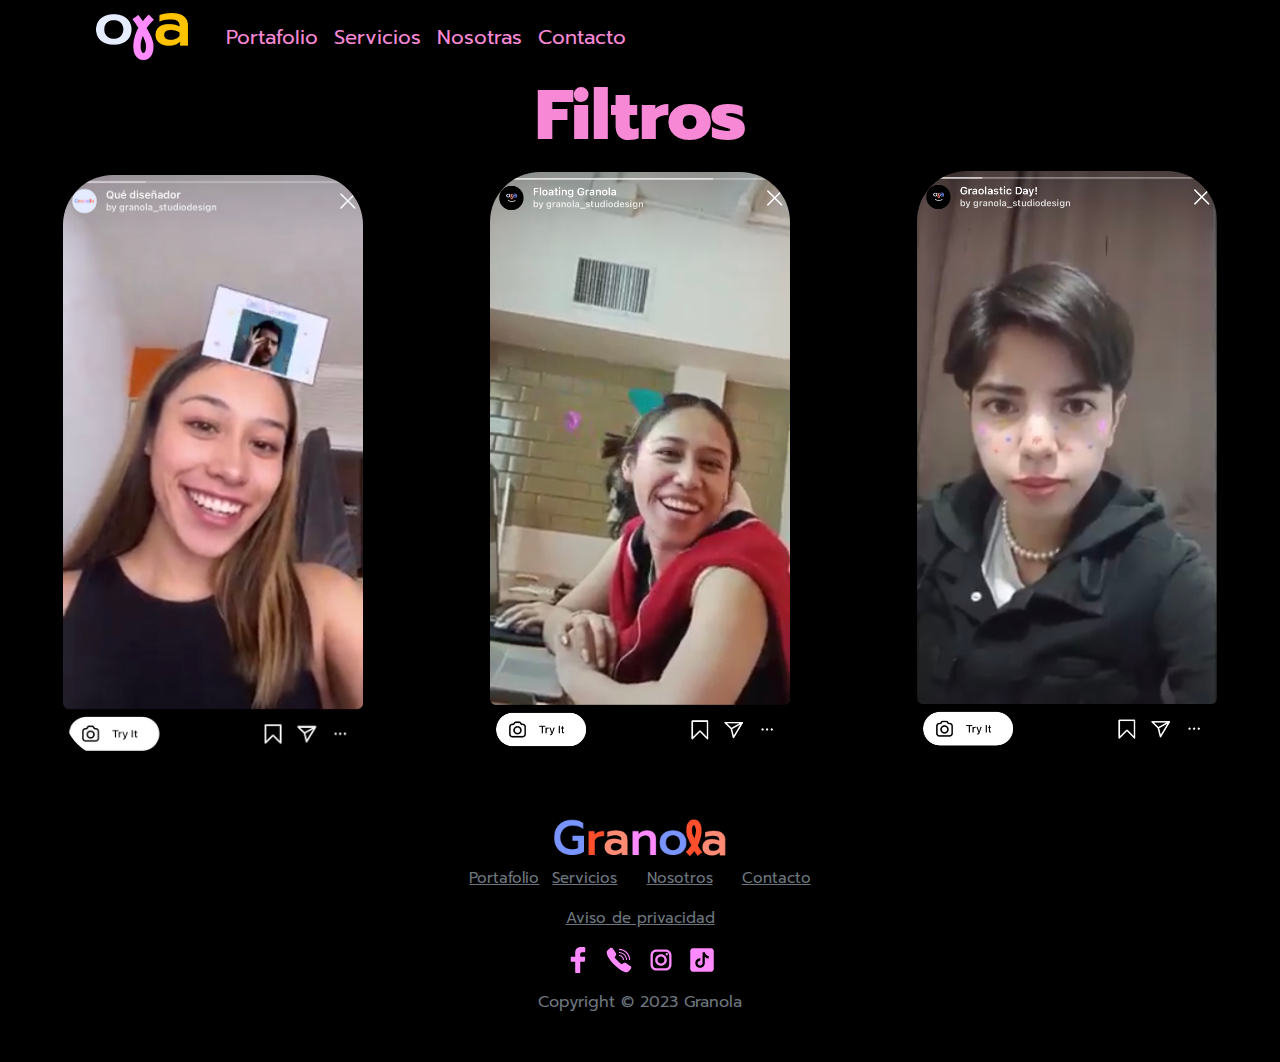
<file: filtros.html>
<!DOCTYPE html>
<html data-bs-theme="dark" lang="es-mx">

<head>
    <meta charset="utf-8">
    <meta name="viewport" content="width=device-width, initial-scale=1.0, shrink-to-fit=no">
    <title>Granola Studio Design</title>
    <meta property="og:type" content="website">
    <meta name="description" content="Somos un estudio de diseño enfocado en personalización para eventos y marcas bonitas.">
    <link rel="icon" type="image/svg+xml" sizes="150x150" href="assets/img/rostro.svg">
    <link rel="icon" type="image/svg+xml" sizes="150x150" href="assets/img/rostro.svg">
    <link rel="icon" type="image/svg+xml" sizes="150x150" href="assets/img/rostro.svg">
    <link rel="icon" type="image/svg+xml" sizes="150x150" href="assets/img/rostro.svg">
    <link rel="icon" type="image/svg+xml" sizes="150x150" href="assets/img/rostro.svg">
    <link rel="stylesheet" href="assets/bootstrap/css/bootstrap.min.css">
    <link rel="stylesheet" href="assets/css/Prompt%20Black.css">
    <link rel="stylesheet" href="assets/css/Prompt%20Black%20Italic.css">
    <link rel="stylesheet" href="assets/css/Prompt%20Bold.css">
    <link rel="stylesheet" href="assets/css/Prompt%20Bold%20Italic.css">
    <link rel="stylesheet" href="assets/css/Prompt%20ExtraBold.css">
    <link rel="stylesheet" href="assets/css/Prompt%20ExtraBold%20Italic.css">
    <link rel="stylesheet" href="assets/css/Prompt%20ExtraLight.css">
    <link rel="stylesheet" href="assets/css/Prompt%20ExtraLight%20Italic.css">
    <link rel="stylesheet" href="assets/css/Prompt%20Italic.css">
    <link rel="stylesheet" href="assets/css/Prompt%20Light.css">
    <link rel="stylesheet" href="assets/css/Prompt%20Light%20Italic.css">
    <link rel="stylesheet" href="assets/css/Prompt%20Medium.css">
    <link rel="stylesheet" href="assets/css/Prompt%20Medium%20Italic.css">
    <link rel="stylesheet" href="assets/css/Prompt%20Regular.css">
    <link rel="stylesheet" href="assets/css/Prompt%20SemiBold.css">
    <link rel="stylesheet" href="assets/css/Prompt%20SemiBold%20Italic.css">
    <link rel="stylesheet" href="assets/css/Prompt%20Thin.css">
    <link rel="stylesheet" href="assets/css/Prompt%20Thin%20Italic.css">
    <link rel="stylesheet" href="assets/css/Footer-Basic-icons.css">
    <link rel="stylesheet" href="assets/css/Projects-Grid-Horizontal-images.css">
</head>

<body style="background: rgb(0,0,0);">
    <nav class="navbar navbar-light navbar-expand-md" style="background: #000000;">
        <div class="container"><a class="navbar-brand" href="#"><img src="assets/img/logo2.png"
            alt="Granola"></a><button data-bs-toggle="collapse" class="navbar-toggler" data-bs-target="#navcol-1"><span class="visually-hidden">Toggle navigation</span><span class="navbar-toggler-icon"></span></button>
            <div class="collapse navbar-collapse" id="navcol-1">
                <ul class="navbar-nav">
                    <li class="nav-item"><a class="nav-link active" style="font-family: 'Prompt Regular';color: rgb(247,136,213);font-size: 20px;" href="index.html">Portafolio</a></li>
                    <li class="nav-item"><a class="nav-link" href="servicios.html" style="font-family: 'Prompt Regular';color: rgb(247,136,213);font-size: 20px;">Servicios</a></li>
                    <li class="nav-item"><a class="nav-link" style="font-family: 'Prompt Regular';color: rgb(247,136,213);font-size: 20px;" href="nosotras.html">Nosotras</a></li>
                    <li class="nav-item"><a class="nav-link" style="font-family: 'Prompt Regular';color: rgb(247,136,213);font-size: 20px;" href="contacto.html">Contacto</a></li>
                    <li class="nav-item"></li>
                    <li class="nav-item"></li>
                </ul>
            </div>
        </div>
    </nav>
    <main>
        <h1 style="color: rgb(247,136,213);font-family: 'Prompt ExtraBold';text-align: center;font-size: 70px;">Filtros</h1>
        <div class="container-fluid">
            <div class="row">
                <div class="col-md-4 d-flex d-lg-flex justify-content-center align-items-center justify-content-lg-center align-items-lg-center"><img class="img-fluid" src="assets/img/FILTRO%201.jpg" style="width: 300px;margin: 5px;border-radius: 50px;"></div>
                <div class="col-md-4 d-flex d-lg-flex justify-content-center align-items-center justify-content-lg-center align-items-lg-center"><img class="img-fluid" src="assets/img/FILTRO%202.png" style="width: 300px;margin: 5px;border-radius: 50px;"></div>
                <div class="col-md-4 d-flex d-lg-flex justify-content-center align-items-center justify-content-lg-center align-items-lg-center"><img class="img-fluid" src="assets/img/FILTRO%203.png" style="width: 300px;margin: 5px;border-radius: 50px;"></div>
            </div>
        </div>
    </main>
    <footer class="text-center">
        <div class="container text-muted py-4 py-lg-5"><img src="assets/img/logo.svg" style="width: 190px;">
            <ul class="list-inline">
                <li class="list-inline-item"><a class="link-secondary" href="index.html" style="font-family: 'Prompt Regular';font-size: 15px;color: rgb(108, 117, 125);">Portafolio</a></li>
                <li class="list-inline-item me-4"><a class="link-secondary" href="servicios.html" style="font-family: 'Prompt Regular';font-size: 15px;">Servicios</a></li>
                <li class="list-inline-item me-4"><a class="link-secondary" href="nosotras.html" style="font-family: 'Prompt Regular';font-size: 15px;">Nosotros</a></li>
                <li class="list-inline-item"><a class="link-secondary" href="contacto.html" style="font-family: 'Prompt Regular';font-size: 15px;">Contacto</a></li>
            </ul>
            <ul class="list-inline">
                <li class="list-inline-item"><a href="contacto.html" style="color: rgb(108,117,125);font-size: 15px;font-family: 'Prompt Regular';">Aviso de privacidad</a></li>
            </ul>
            <ul class="list-inline">
                <li class="list-inline-item"><img src="assets/img/facebook.svg"></li>
                <li class="list-inline-item"><img src="assets/img/telefono.svg"></li>
                <li class="list-inline-item"><img src="assets/img/instagram.svg"></li>
                <li class="list-inline-item text-center"><img src="assets/img/tiktok.svg"></li>
            </ul>
            <p class="mb-0" style="color: rgb(108,117,125);font-family: 'Prompt Regular';">Copyright © 2023 Granola</p>
        </div>
    </footer>
    <script src="assets/bootstrap/js/bootstrap.min.js"></script>
    <script src="assets/js/bs-init.js"></script>
</body>

</html>
</file>
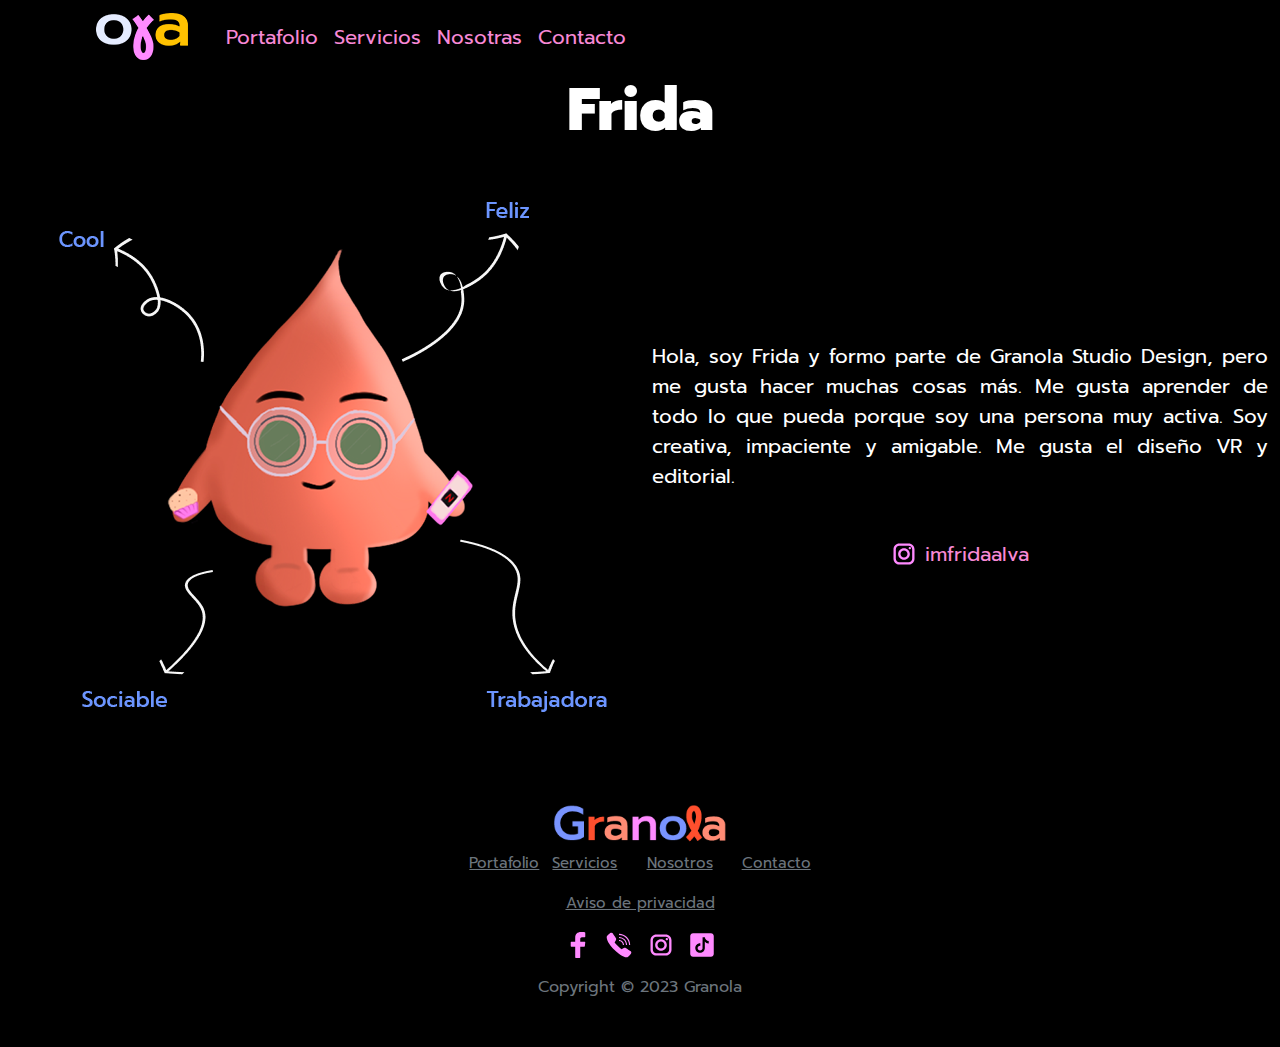
<file: frida.html>
<!DOCTYPE html>
<html data-bs-theme="dark" lang="es-mx">

<head>
    <meta charset="utf-8">
    <meta name="viewport" content="width=device-width, initial-scale=1.0, shrink-to-fit=no">
    <title>Granola Studio Design</title>
    <meta property="og:type" content="website">
    <meta name="description"
        content="Somos un estudio de diseño enfocado en personalización para eventos y marcas bonitas.">
    <link rel="icon" type="image/svg+xml" sizes="150x150" href="assets/img/rostro.svg">
    <link rel="icon" type="image/svg+xml" sizes="150x150" href="assets/img/rostro.svg">
    <link rel="icon" type="image/svg+xml" sizes="150x150" href="assets/img/rostro.svg">
    <link rel="icon" type="image/svg+xml" sizes="150x150" href="assets/img/rostro.svg">
    <link rel="icon" type="image/svg+xml" sizes="150x150" href="assets/img/rostro.svg">
    <link rel="stylesheet" href="assets/bootstrap/css/bootstrap.min.css">
    <link rel="stylesheet" href="assets/css/Prompt%20Black.css">
    <link rel="stylesheet" href="assets/css/Prompt%20Black%20Italic.css">
    <link rel="stylesheet" href="assets/css/Prompt%20Bold.css">
    <link rel="stylesheet" href="assets/css/Prompt%20Bold%20Italic.css">
    <link rel="stylesheet" href="assets/css/Prompt%20ExtraBold.css">
    <link rel="stylesheet" href="assets/css/Prompt%20ExtraBold%20Italic.css">
    <link rel="stylesheet" href="assets/css/Prompt%20ExtraLight.css">
    <link rel="stylesheet" href="assets/css/Prompt%20ExtraLight%20Italic.css">
    <link rel="stylesheet" href="assets/css/Prompt%20Italic.css">
    <link rel="stylesheet" href="assets/css/Prompt%20Light.css">
    <link rel="stylesheet" href="assets/css/Prompt%20Light%20Italic.css">
    <link rel="stylesheet" href="assets/css/Prompt%20Medium.css">
    <link rel="stylesheet" href="assets/css/Prompt%20Medium%20Italic.css">
    <link rel="stylesheet" href="assets/css/Prompt%20Regular.css">
    <link rel="stylesheet" href="assets/css/Prompt%20SemiBold.css">
    <link rel="stylesheet" href="assets/css/Prompt%20SemiBold%20Italic.css">
    <link rel="stylesheet" href="assets/css/Prompt%20Thin.css">
    <link rel="stylesheet" href="assets/css/Prompt%20Thin%20Italic.css">
    <link rel="stylesheet" href="assets/css/Footer-Basic-icons.css">
    <link rel="stylesheet" href="assets/css/Projects-Grid-Horizontal-images.css">
</head>

<body style="background: rgb(0,0,0);">
    <nav class="navbar navbar-light navbar-expand-md" style="background: #000000;">
        <div class="container"><a class="navbar-brand" href="#"><img src="assets/img/logo2.png"
                    alt="Granola"></a><button data-bs-toggle="collapse" class="navbar-toggler"
                data-bs-target="#navcol-1"><span class="visually-hidden">Toggle navigation</span><span
                    class="navbar-toggler-icon"></span></button>
            <div class="collapse navbar-collapse" id="navcol-1">
                <ul class="navbar-nav">
                    <li class="nav-item"><a class="nav-link active"
                            style="font-family: 'Prompt Regular';color: rgb(247,136,213);font-size: 20px;"
                            href="index.html">Portafolio</a></li>
                    <li class="nav-item"><a class="nav-link" href="servicios.html"
                            style="font-family: 'Prompt Regular';color: rgb(247,136,213);font-size: 20px;">Servicios</a>
                    </li>
                    <li class="nav-item"><a class="nav-link"
                            style="font-family: 'Prompt Regular';color: rgb(247,136,213);font-size: 20px;"
                            href="nosotras.html">Nosotras</a></li>
                    <li class="nav-item"><a class="nav-link"
                            style="font-family: 'Prompt Regular';color: rgb(247,136,213);font-size: 20px;"
                            href="contacto.html">Contacto</a></li>
                    <li class="nav-item"></li>
                    <li class="nav-item"></li>
                </ul>
            </div>
        </div>
    </nav>
    <main>
        <h1 style="color: var(--bs-emphasis-color);font-family: 'Prompt ExtraBold';text-align: center;font-size: 60px;">
            Frida</h1>
        <div class="container-fluid">
            <div class="row">
                <div class="col-md-6 d-lg-flex justify-content-lg-center align-items-lg-center"><img class="img-fluid"
                        src="assets/img/fridapage.png"></div>
                <div class="col d-flex flex-column justify-content-center align-items-center">
                    <div class="text-center">
                        <p class="d-block"
                            style="font-family: 'Prompt Regular';text-align: justify;color: var(--bs-emphasis-color);font-size: 20px;">
                            Hola, soy Frida y formo parte de Granola Studio Design, pero me gusta hacer muchas cosas
                            más. Me gusta aprender de todo lo que pueda porque soy una persona muy activa. Soy creativa,
                            impaciente y amigable. Me gusta el diseño VR y editorial.</p>
                    </div>
                    <hr>
                    <div class="d-flex justify-content-center align-items-center">
                        <img src="assets/img/instagram.svg" style="margin-right: 5px;">
                        <h5 style="color: #f788d5;margin: 2px;font-family: 'Prompt Regular';font-size: 20px;">
                            imfridaalva</h5>
                    </div>
                </div>
            </div>
        </div>
    </main>
    <footer class="text-center">
        <div class="container text-muted py-4 py-lg-5"><img src="assets/img/logo.svg" style="width: 190px;">
            <ul class="list-inline">
                <li class="list-inline-item"><a class="link-secondary" href="index.html"
                        style="font-family: 'Prompt Regular';font-size: 15px;color: rgb(108, 117, 125);">Portafolio</a>
                </li>
                <li class="list-inline-item me-4"><a class="link-secondary" href="servicios.html"
                        style="font-family: 'Prompt Regular';font-size: 15px;">Servicios</a></li>
                <li class="list-inline-item me-4"><a class="link-secondary" href="nosotras.html"
                        style="font-family: 'Prompt Regular';font-size: 15px;">Nosotros</a></li>
                <li class="list-inline-item"><a class="link-secondary" href="contacto.html"
                        style="font-family: 'Prompt Regular';font-size: 15px;">Contacto</a></li>
            </ul>
            <ul class="list-inline">
                <li class="list-inline-item"><a href="#"
                        style="color: rgb(108,117,125);font-size: 15px;font-family: 'Prompt Regular';">Aviso de
                        privacidad</a></li>
            </ul>
            <ul class="list-inline">
                <li class="list-inline-item"><img src="assets/img/facebook.svg"></li>
                <li class="list-inline-item"><img src="assets/img/telefono.svg"></li>
                <li class="list-inline-item"><img src="assets/img/instagram.svg"></li>
                <li class="list-inline-item text-center"><img src="assets/img/tiktok.svg"></li>
            </ul>
            <p class="mb-0" style="color: rgb(108,117,125);font-family: 'Prompt Regular';">Copyright © 2023 Granola</p>
        </div>
    </footer>
    <script src="assets/bootstrap/js/bootstrap.min.js"></script>
    <script src="assets/js/bs-init.js"></script>
</body>

</html>
</file>
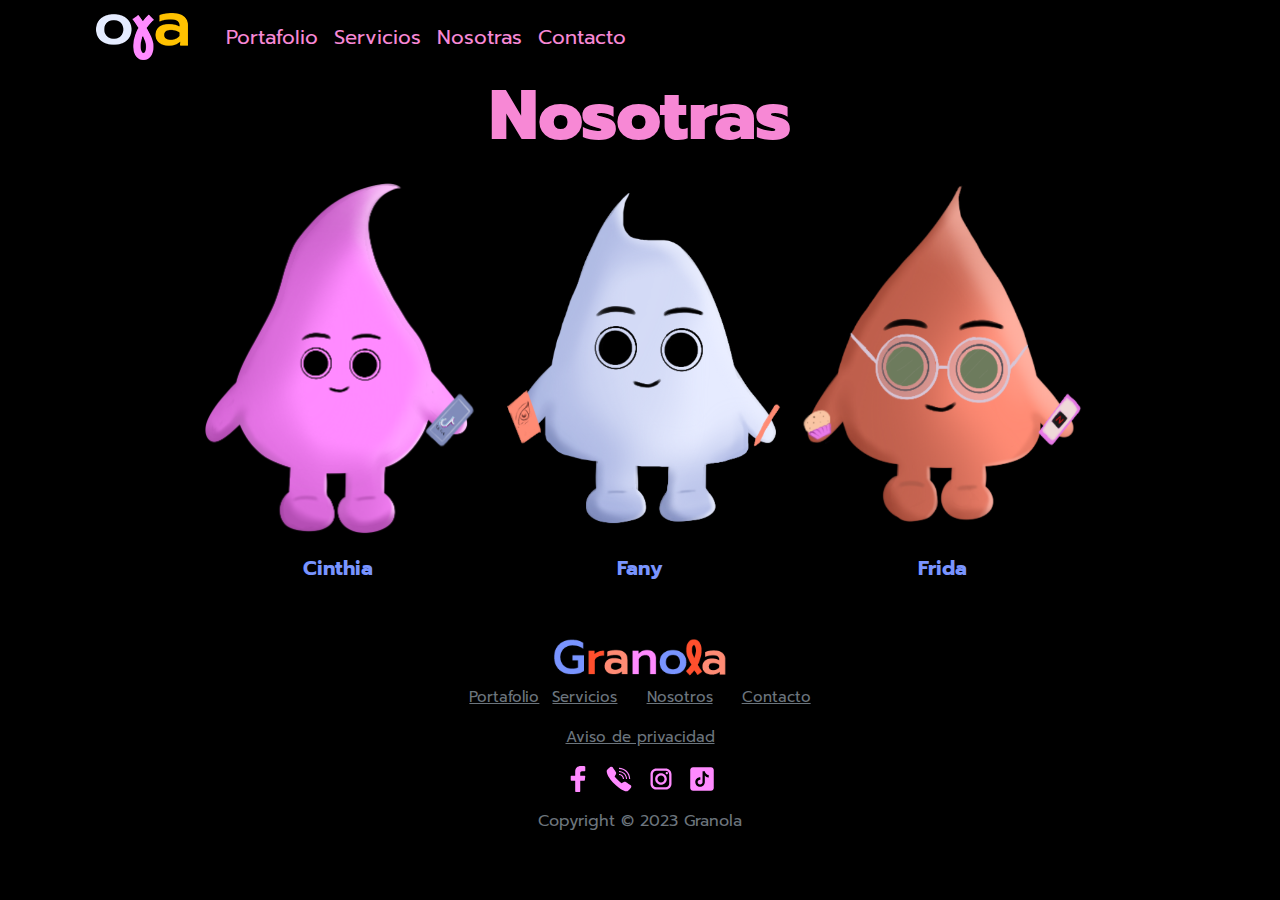
<file: nosotras.html>
<!DOCTYPE html>
<html data-bs-theme="dark" lang="es-mx">

<head>
    <meta charset="utf-8">
    <meta name="viewport" content="width=device-width, initial-scale=1.0, shrink-to-fit=no">
    <title>Granola Studio Design</title>
    <meta property="og:type" content="website">
    <meta name="description"
        content="Somos un estudio de diseño enfocado en personalización para eventos y marcas bonitas.">
    <link rel="icon" type="image/svg+xml" sizes="150x150" href="assets/img/rostro.svg">
    <link rel="icon" type="image/svg+xml" sizes="150x150" href="assets/img/rostro.svg">
    <link rel="icon" type="image/svg+xml" sizes="150x150" href="assets/img/rostro.svg">
    <link rel="icon" type="image/svg+xml" sizes="150x150" href="assets/img/rostro.svg">
    <link rel="icon" type="image/svg+xml" sizes="150x150" href="assets/img/rostro.svg">
    <link rel="stylesheet" href="assets/bootstrap/css/bootstrap.min.css">
    <link rel="stylesheet" href="assets/css/Prompt%20Black.css">
    <link rel="stylesheet" href="assets/css/Prompt%20Black%20Italic.css">
    <link rel="stylesheet" href="assets/css/Prompt%20Bold.css">
    <link rel="stylesheet" href="assets/css/Prompt%20Bold%20Italic.css">
    <link rel="stylesheet" href="assets/css/Prompt%20ExtraBold.css">
    <link rel="stylesheet" href="assets/css/Prompt%20ExtraBold%20Italic.css">
    <link rel="stylesheet" href="assets/css/Prompt%20ExtraLight.css">
    <link rel="stylesheet" href="assets/css/Prompt%20ExtraLight%20Italic.css">
    <link rel="stylesheet" href="assets/css/Prompt%20Italic.css">
    <link rel="stylesheet" href="assets/css/Prompt%20Light.css">
    <link rel="stylesheet" href="assets/css/Prompt%20Light%20Italic.css">
    <link rel="stylesheet" href="assets/css/Prompt%20Medium.css">
    <link rel="stylesheet" href="assets/css/Prompt%20Medium%20Italic.css">
    <link rel="stylesheet" href="assets/css/Prompt%20Regular.css">
    <link rel="stylesheet" href="assets/css/Prompt%20SemiBold.css">
    <link rel="stylesheet" href="assets/css/Prompt%20SemiBold%20Italic.css">
    <link rel="stylesheet" href="assets/css/Prompt%20Thin.css">
    <link rel="stylesheet" href="assets/css/Prompt%20Thin%20Italic.css">
    <link rel="stylesheet" href="assets/css/animate.min.css">
    <link rel="stylesheet" href="assets/css/Footer-Basic-icons.css">
    <link rel="stylesheet" href="assets/css/Projects-Grid-Horizontal-images.css">
</head>

<body style="background: rgb(0,0,0);">
    <nav class="navbar navbar-light navbar-expand-md" style="background: #000000;">
        <div class="container"><a class="navbar-brand" href="#"><img src="assets/img/logo2.png"
                    alt="Granola"></a><button data-bs-toggle="collapse" class="navbar-toggler"
                data-bs-target="#navcol-1"><span class="visually-hidden">Toggle navigation</span><span
                    class="navbar-toggler-icon"></span></button>
            <div class="collapse navbar-collapse" id="navcol-1">
                <ul class="navbar-nav">
                    <li class="nav-item"><a class="nav-link active"
                            style="font-family: 'Prompt Regular';color: rgb(247,136,213);font-size: 20px;"
                            href="index.html">Portafolio</a></li>
                    <li class="nav-item"><a class="nav-link" href="servicios.html"
                            style="font-family: 'Prompt Regular';color: rgb(247,136,213);font-size: 20px;">Servicios</a>
                    </li>
                    <li class="nav-item"><a class="nav-link"
                            style="font-family: 'Prompt Regular';color: rgb(247,136,213);font-size: 20px;"
                            href="nosotras.html">Nosotras</a></li>
                    <li class="nav-item"><a class="nav-link"
                            style="font-family: 'Prompt Regular';color: rgb(247,136,213);font-size: 20px;"
                            href="contacto.html">Contacto</a></li>
                    <li class="nav-item"></li>
                    <li class="nav-item"></li>
                </ul>
            </div>
        </div>
    </nav>
    <main>
        <h1 style="color: rgb(247,136,213);font-family: 'Prompt ExtraBold';text-align: center;font-size: 70px;">Nosotras
        </h1>
        <div class="container d-flex justify-content-center align-items-center align-content-center">
            <div class="row g-0 d-flex justify-content-center align-items-center align-content-center">
                <div class="col-10 col-md-4">
                    <div class="d-flex justify-content-center align-items-center">
                        <a href="cinthia.html">
                            <img class="img-fluid tada animated" src="assets/img/CINTHIA.png" style="height: 390px;">
                        </a>
                    </div>
                    <h3 class="text-center" style="color: rgb(121,148,255);font-family: 'Prompt Bold';font-size: 20px;">
                        Cinthia</h3>
                </div>
                <div class="col-10 col-md-4">
                    <div class="d-flex justify-content-center align-items-center">
                        <a href="fanny.html">
                            <img class="img-fluid tada animated" src="assets/img/FANY.png" style="height: 390px;">
                        </a>
                    </div>
                    <h3 class="text-center" style="color: rgb(121,148,255);font-family: 'Prompt Bold';font-size: 20px;">
                        Fany</h3>
                </div>
                <div class="col-10 col-md-4">
                    <div class="d-flex justify-content-center align-items-center">
                        <a href="frida.html">
                            <img class="img-fluid tada animated" src="assets/img/FRIDA.png" style="height: 390px;">
                        </a>
                    </div>
                    <h3 class="text-center" style="color: rgb(121,148,255);font-family: 'Prompt Bold';font-size: 20px;">
                        Frida</h3>
                </div>
            </div>
        </div>
    </main>
    <footer class="text-center">
        <div class="container text-muted py-4 py-lg-5"><img src="assets/img/logo.svg" style="width: 190px;">
            <ul class="list-inline">
                <li class="list-inline-item"><a class="link-secondary" href="index.html"
                        style="font-family: 'Prompt Regular';font-size: 15px;color: rgb(108, 117, 125);">Portafolio</a>
                </li>
                <li class="list-inline-item me-4"><a class="link-secondary" href="servicios.html"
                        style="font-family: 'Prompt Regular';font-size: 15px;">Servicios</a></li>
                <li class="list-inline-item me-4"><a class="link-secondary" href="nosotras.html"
                        style="font-family: 'Prompt Regular';font-size: 15px;">Nosotros</a></li>
                <li class="list-inline-item"><a class="link-secondary" href="contacto.html"
                        style="font-family: 'Prompt Regular';font-size: 15px;">Contacto</a></li>
            </ul>
            <ul class="list-inline">
                <li class="list-inline-item"><a href="contacto.html"
                        style="color: rgb(108,117,125);font-size: 15px;font-family: 'Prompt Regular';">Aviso de
                        privacidad</a></li>
            </ul>
            <ul class="list-inline">
                <li class="list-inline-item"><img src="assets/img/facebook.svg"></li>
                <li class="list-inline-item"><img src="assets/img/telefono.svg"></li>
                <li class="list-inline-item"><img src="assets/img/instagram.svg"></li>
                <li class="list-inline-item text-center"><img src="assets/img/tiktok.svg"></li>
            </ul>
            <p class="mb-0" style="color: rgb(108,117,125);font-family: 'Prompt Regular';">Copyright © 2023 Granola</p>
        </div>
    </footer>
    <script src="assets/bootstrap/js/bootstrap.min.js"></script>
    <script src="assets/js/bs-init.js"></script>
</body>

</html>
</file>
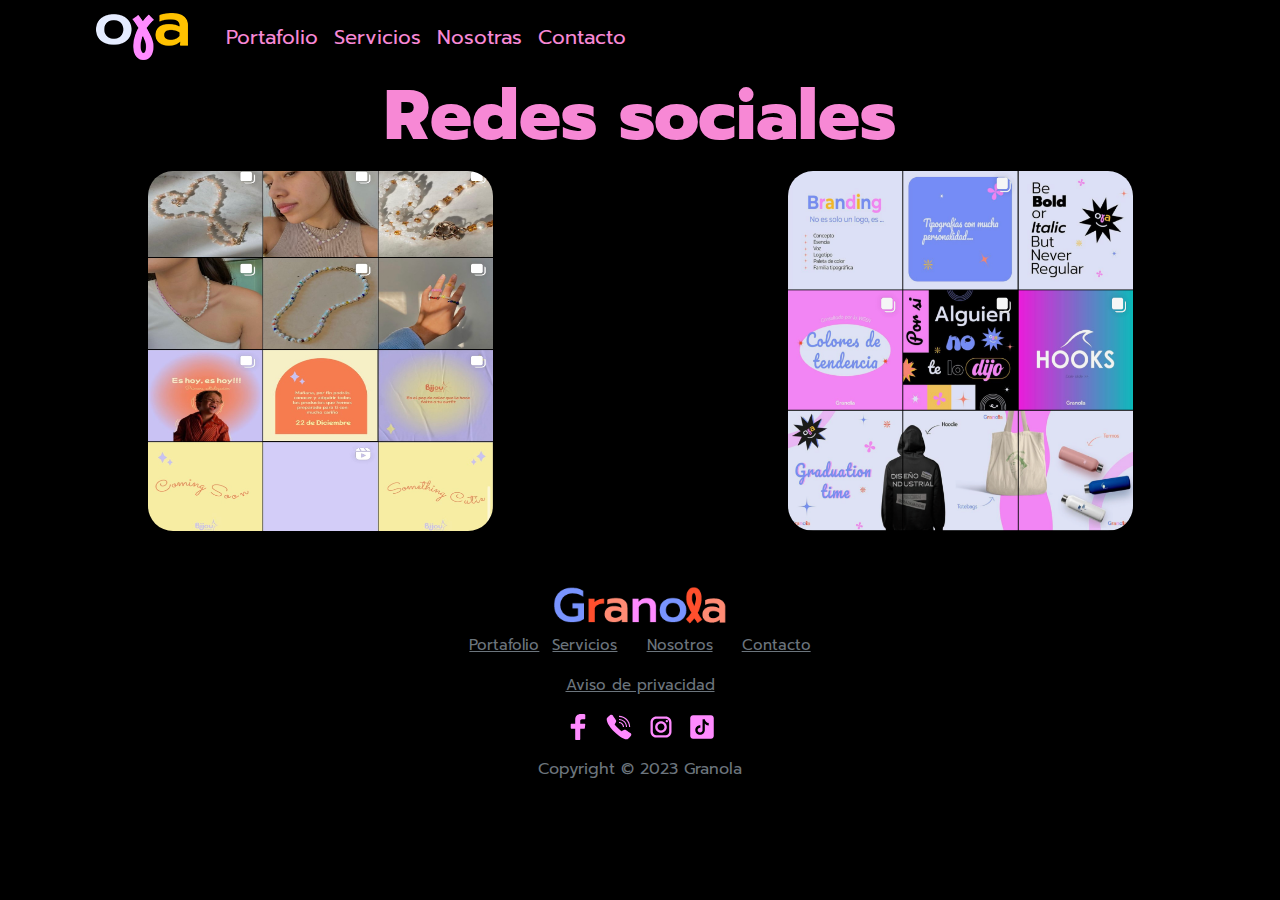
<file: redes.html>
<!DOCTYPE html>
<html data-bs-theme="dark" lang="es-mx">

<head>
    <meta charset="utf-8">
    <meta name="viewport" content="width=device-width, initial-scale=1.0, shrink-to-fit=no">
    <title>Granola Studio Design</title>
    <meta property="og:type" content="website">
    <meta name="description" content="Somos un estudio de diseño enfocado en personalización para eventos y marcas bonitas.">
    <link rel="icon" type="image/svg+xml" sizes="150x150" href="assets/img/rostro.svg">
    <link rel="icon" type="image/svg+xml" sizes="150x150" href="assets/img/rostro.svg">
    <link rel="icon" type="image/svg+xml" sizes="150x150" href="assets/img/rostro.svg">
    <link rel="icon" type="image/svg+xml" sizes="150x150" href="assets/img/rostro.svg">
    <link rel="icon" type="image/svg+xml" sizes="150x150" href="assets/img/rostro.svg">
    <link rel="stylesheet" href="assets/bootstrap/css/bootstrap.min.css">
    <link rel="stylesheet" href="assets/css/Prompt%20Black.css">
    <link rel="stylesheet" href="assets/css/Prompt%20Black%20Italic.css">
    <link rel="stylesheet" href="assets/css/Prompt%20Bold.css">
    <link rel="stylesheet" href="assets/css/Prompt%20Bold%20Italic.css">
    <link rel="stylesheet" href="assets/css/Prompt%20ExtraBold.css">
    <link rel="stylesheet" href="assets/css/Prompt%20ExtraBold%20Italic.css">
    <link rel="stylesheet" href="assets/css/Prompt%20ExtraLight.css">
    <link rel="stylesheet" href="assets/css/Prompt%20ExtraLight%20Italic.css">
    <link rel="stylesheet" href="assets/css/Prompt%20Italic.css">
    <link rel="stylesheet" href="assets/css/Prompt%20Light.css">
    <link rel="stylesheet" href="assets/css/Prompt%20Light%20Italic.css">
    <link rel="stylesheet" href="assets/css/Prompt%20Medium.css">
    <link rel="stylesheet" href="assets/css/Prompt%20Medium%20Italic.css">
    <link rel="stylesheet" href="assets/css/Prompt%20Regular.css">
    <link rel="stylesheet" href="assets/css/Prompt%20SemiBold.css">
    <link rel="stylesheet" href="assets/css/Prompt%20SemiBold%20Italic.css">
    <link rel="stylesheet" href="assets/css/Prompt%20Thin.css">
    <link rel="stylesheet" href="assets/css/Prompt%20Thin%20Italic.css">
    <link rel="stylesheet" href="assets/css/Footer-Basic-icons.css">
    <link rel="stylesheet" href="assets/css/Projects-Grid-Horizontal-images.css">
</head>

<body style="background: rgb(0,0,0);">
    <nav class="navbar navbar-light navbar-expand-md" style="background: #000000;">
        <div class="container"><a class="navbar-brand" href="#"><img src="assets/img/logo2.png"
            alt="Granola"></a><button data-bs-toggle="collapse" class="navbar-toggler" data-bs-target="#navcol-1"><span class="visually-hidden">Toggle navigation</span><span class="navbar-toggler-icon"></span></button>
            <div class="collapse navbar-collapse" id="navcol-1">
                <ul class="navbar-nav">
                    <li class="nav-item"><a class="nav-link active" style="font-family: 'Prompt Regular';color: rgb(247,136,213);font-size: 20px;" href="index.html">Portafolio</a></li>
                    <li class="nav-item"><a class="nav-link" href="servicios.html" style="font-family: 'Prompt Regular';color: rgb(247,136,213);font-size: 20px;">Servicios</a></li>
                    <li class="nav-item"><a class="nav-link" style="font-family: 'Prompt Regular';color: rgb(247,136,213);font-size: 20px;" href="nosotras.html">Nosotras</a></li>
                    <li class="nav-item"><a class="nav-link" style="font-family: 'Prompt Regular';color: rgb(247,136,213);font-size: 20px;" href="contacto.html">Contacto</a></li>
                    <li class="nav-item"></li>
                    <li class="nav-item"></li>
                </ul>
            </div>
        </div>
    </nav>
    <main>
        <h1 style="color: rgb(247,136,213);font-family: 'Prompt ExtraBold';text-align: center;font-size: 70px;">Redes sociales</h1>
        <div class="container-fluid">
            <div class="row">
                <div class="col-md-6 d-lg-flex justify-content-lg-center align-items-lg-center"><img class="img-fluid" src="assets/img/IMG_0435.jpg" style="width: 345px;height: 360px;border-radius: 25px;margin: 5px;"></div>
                <div class="col-md-6 d-lg-flex justify-content-lg-center align-items-lg-center"><img class="img-fluid d-lg-flex justify-content-lg-center align-items-lg-center" src="assets/img/FEED.png" style="width: 345px;height: 360px;border-radius: 25px;margin: 5px;"></div>
            </div>
        </div>
    </main>
    <footer class="text-center">
        <div class="container text-muted py-4 py-lg-5"><img src="assets/img/logo.svg" style="width: 190px;">
            <ul class="list-inline">
                <li class="list-inline-item"><a class="link-secondary" href="index.html" style="font-family: 'Prompt Regular';font-size: 15px;color: rgb(108, 117, 125);">Portafolio</a></li>
                <li class="list-inline-item me-4"><a class="link-secondary" href="servicios.html" style="font-family: 'Prompt Regular';font-size: 15px;">Servicios</a></li>
                <li class="list-inline-item me-4"><a class="link-secondary" href="nosotras.html" style="font-family: 'Prompt Regular';font-size: 15px;">Nosotros</a></li>
                <li class="list-inline-item"><a class="link-secondary" href="contacto.html" style="font-family: 'Prompt Regular';font-size: 15px;">Contacto</a></li>
            </ul>
            <ul class="list-inline">
                <li class="list-inline-item"><a href="contacto.html" style="color: rgb(108,117,125);font-size: 15px;font-family: 'Prompt Regular';">Aviso de privacidad</a></li>
            </ul>
            <ul class="list-inline">
                <li class="list-inline-item"><img src="assets/img/facebook.svg"></li>
                <li class="list-inline-item"><img src="assets/img/telefono.svg"></li>
                <li class="list-inline-item"><img src="assets/img/instagram.svg"></li>
                <li class="list-inline-item text-center"><img src="assets/img/tiktok.svg"></li>
            </ul>
            <p class="mb-0" style="color: rgb(108,117,125);font-family: 'Prompt Regular';">Copyright © 2023 Granola</p>
        </div>
    </footer>
    <script src="assets/bootstrap/js/bootstrap.min.js"></script>
    <script src="assets/js/bs-init.js"></script>
</body>

</html>
</file>
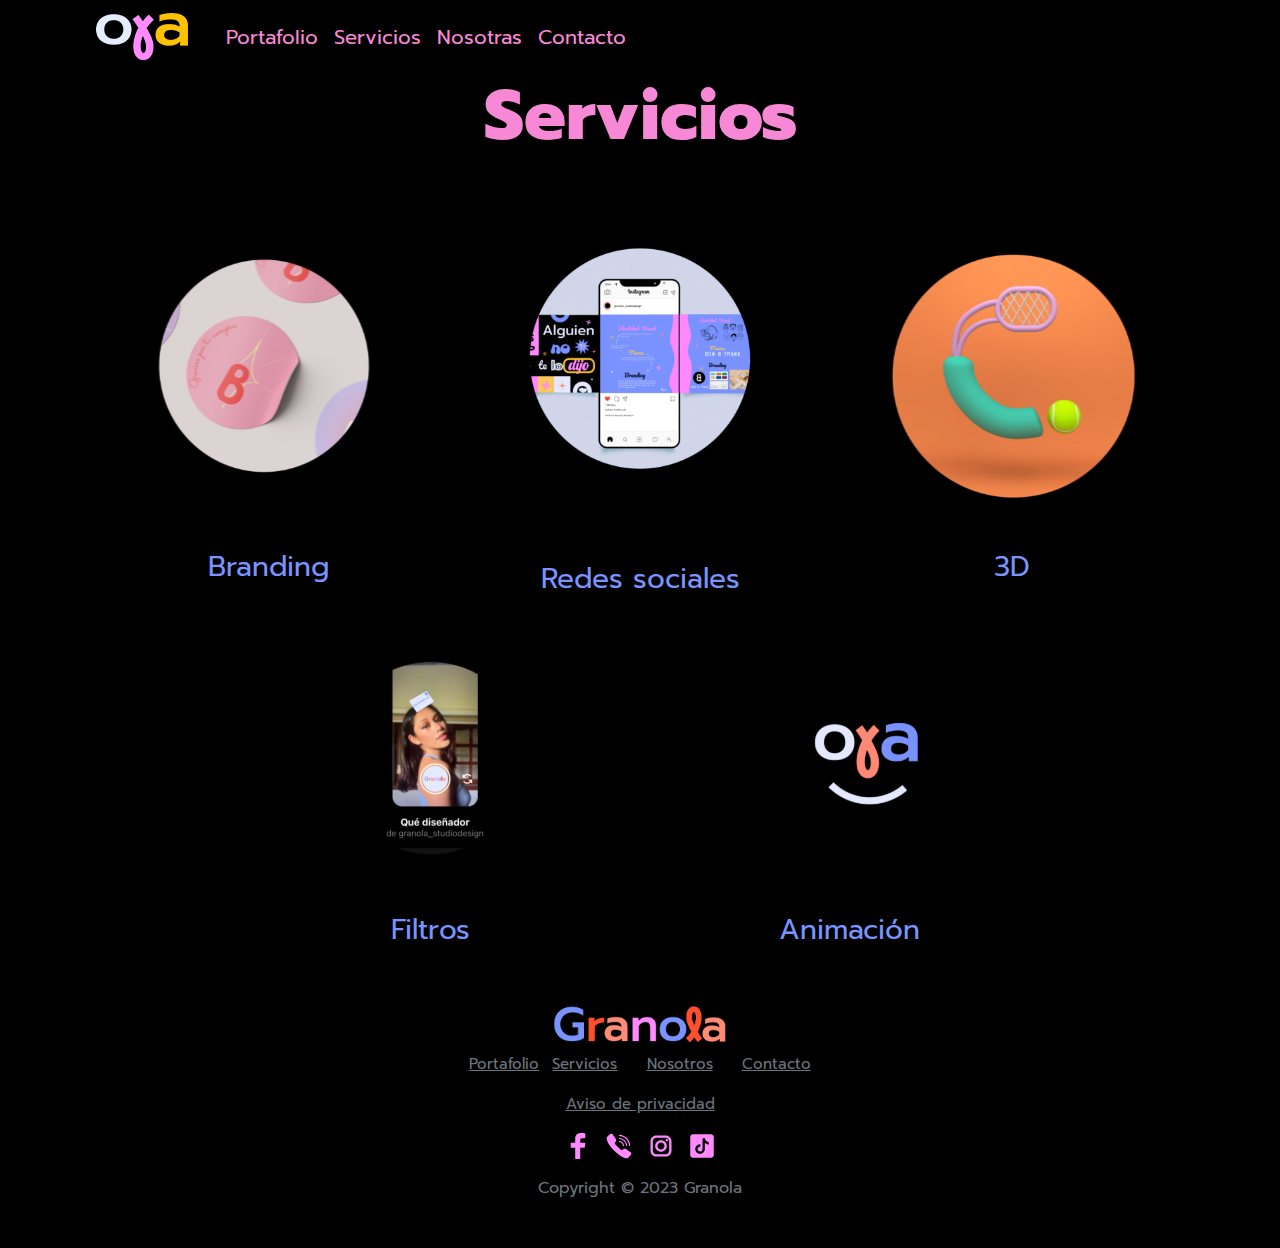
<file: servicios.html>
<!DOCTYPE html>
<html data-bs-theme="dark" lang="es-mx">

<head>
    <meta charset="utf-8">
    <meta name="viewport" content="width=device-width, initial-scale=1.0, shrink-to-fit=no">
    <title>Granola Studio Design</title>
    <meta property="og:type" content="website">
    <meta name="description" content="Somos un estudio de diseño enfocado en personalización para eventos y marcas bonitas.">
    <link rel="icon" type="image/svg+xml" sizes="150x150" href="assets/img/rostro.svg">
    <link rel="icon" type="image/svg+xml" sizes="150x150" href="assets/img/rostro.svg">
    <link rel="icon" type="image/svg+xml" sizes="150x150" href="assets/img/rostro.svg">
    <link rel="icon" type="image/svg+xml" sizes="150x150" href="assets/img/rostro.svg">
    <link rel="icon" type="image/svg+xml" sizes="150x150" href="assets/img/rostro.svg">
    <link rel="stylesheet" href="assets/bootstrap/css/bootstrap.min.css">
    <link rel="stylesheet" href="assets/css/Prompt%20Black.css">
    <link rel="stylesheet" href="assets/css/Prompt%20Black%20Italic.css">
    <link rel="stylesheet" href="assets/css/Prompt%20Bold.css">
    <link rel="stylesheet" href="assets/css/Prompt%20Bold%20Italic.css">
    <link rel="stylesheet" href="assets/css/Prompt%20ExtraBold.css">
    <link rel="stylesheet" href="assets/css/Prompt%20ExtraBold%20Italic.css">
    <link rel="stylesheet" href="assets/css/Prompt%20ExtraLight.css">
    <link rel="stylesheet" href="assets/css/Prompt%20ExtraLight%20Italic.css">
    <link rel="stylesheet" href="assets/css/Prompt%20Italic.css">
    <link rel="stylesheet" href="assets/css/Prompt%20Light.css">
    <link rel="stylesheet" href="assets/css/Prompt%20Light%20Italic.css">
    <link rel="stylesheet" href="assets/css/Prompt%20Medium.css">
    <link rel="stylesheet" href="assets/css/Prompt%20Medium%20Italic.css">
    <link rel="stylesheet" href="assets/css/Prompt%20Regular.css">
    <link rel="stylesheet" href="assets/css/Prompt%20SemiBold.css">
    <link rel="stylesheet" href="assets/css/Prompt%20SemiBold%20Italic.css">
    <link rel="stylesheet" href="assets/css/Prompt%20Thin.css">
    <link rel="stylesheet" href="assets/css/Prompt%20Thin%20Italic.css">
    <link rel="stylesheet" href="assets/css/Footer-Basic-icons.css">
    <link rel="stylesheet" href="assets/css/Projects-Grid-Horizontal-images.css">
</head>

<body style="background: rgb(0,0,0);">
    <nav class="navbar navbar-light navbar-expand-md" style="background: #000000;">
        <div class="container"><a class="navbar-brand" href="#"><img src="assets/img/logo2.png"
            alt="Granola"></a><button data-bs-toggle="collapse" class="navbar-toggler" data-bs-target="#navcol-1"><span class="visually-hidden">Toggle navigation</span><span class="navbar-toggler-icon"></span></button>
            <div class="collapse navbar-collapse" id="navcol-1">
                <ul class="navbar-nav">
                    <li class="nav-item"><a class="nav-link active" style="font-family: 'Prompt Regular';color: rgb(247,136,213);font-size: 20px;" href="index.html">Portafolio</a></li>
                    <li class="nav-item"><a class="nav-link" href="servicios.html" style="font-family: 'Prompt Regular';color: rgb(247,136,213);font-size: 20px;">Servicios</a></li>
                    <li class="nav-item"><a class="nav-link" style="font-family: 'Prompt Regular';color: rgb(247,136,213);font-size: 20px;" href="nosotras.html">Nosotras</a></li>
                    <li class="nav-item"><a class="nav-link" style="font-family: 'Prompt Regular';color: rgb(247,136,213);font-size: 20px;" href="contacto.html">Contacto</a></li>
                    <li class="nav-item"></li>
                    <li class="nav-item"></li>
                </ul>
            </div>
        </div>
    </nav>
    <main>
        <h1 style="color: rgb(247,136,213);font-family: 'Prompt ExtraBold';text-align: center;font-size: 70px;">Servicios</h1>
        <div class="container">
            <div class="row g-0 justify-content-center align-items-center align-content-center">
                <div class="col-10 col-md-4">
                    <div class="d-sm-flex d-xl-flex justify-content-sm-center align-items-sm-center justify-content-xl-center align-items-xl-center">
                        <a href="branding.html"><img class="img-fluid" src="assets/img/dhdjf-04%201.svg"></a>
                    </div>
                    <h3 class="text-center" style="color: rgb(121,148,255);font-family: 'Prompt Regular';">Branding</h3>
                </div>
                <div class="col-10 col-md-4">
                    <div class="d-sm-flex d-xl-flex justify-content-sm-center align-items-sm-center justify-content-xl-center align-items-xl-center">
                        <a href="redes.html"><img class="img-fluid" src="assets/img/dhdjf-03%201.svg"></a>
                    </div>
                    <h3 class="text-center" style="color: rgb(121,148,255);font-family: 'Prompt Regular';">Redes sociales</h3>
                </div>
                <div class="col-10 col-md-4">
                    <div class="d-sm-flex d-xl-flex justify-content-sm-center align-items-sm-center justify-content-xl-center align-items-xl-center">
                        <a href="3d.html"><img class="img-fluid" src="assets/img/dhdjf-05%201.svg"></a>
                    </div>
                    <h3 class="text-center" style="color: rgb(121,148,255);font-family: 'Prompt Regular';">3D</h3>
                </div>
            </div>
        </div>
        <div class="container-fluid">
            <div class="row g-0 justify-content-center align-items-center align-content-center">
                <div class="col-10 col-md-4">
                    <div class="d-sm-flex d-xl-flex justify-content-sm-center align-items-sm-center justify-content-xl-center align-items-xl-center">
                        <a href="filtros.html"><img class="img-fluid d-sm-flex justify-content-sm-center align-items-sm-center" src="assets/img/portada_Mesa%20de%20trabajo%201%201.svg"></a>
                    </div>
                    <h3 class="text-center" style="color: rgb(121,148,255);font-family: 'Prompt Regular';">Filtros</h3>
                </div>
                <div class="col-10 col-md-4">
                    <div class="d-sm-flex d-xl-flex justify-content-sm-center align-items-sm-center justify-content-xl-center align-items-xl-center">
                        <a href="#"><img class="img-fluid" src="assets/img/portada-02%201.svg" style="height: 310px;"></a>
                    </div>
                    <h3 class="text-center" style="color: rgb(121,148,255);font-family: 'Prompt Regular';">Animación</h3>
                </div>
            </div>
        </div>
        
    </main>
    <footer class="text-center">
        <div class="container text-muted py-4 py-lg-5"><img src="assets/img/logo.svg" style="width: 190px;">
            <ul class="list-inline">
                <li class="list-inline-item"><a class="link-secondary" href="index.html" style="font-family: 'Prompt Regular';font-size: 15px;color: rgb(108, 117, 125);">Portafolio</a></li>
                <li class="list-inline-item me-4"><a class="link-secondary" href="servicios.html" style="font-family: 'Prompt Regular';font-size: 15px;">Servicios</a></li>
                <li class="list-inline-item me-4"><a class="link-secondary" href="nosotras.html" style="font-family: 'Prompt Regular';font-size: 15px;">Nosotros</a></li>
                <li class="list-inline-item"><a class="link-secondary" href="contacto.html" style="font-family: 'Prompt Regular';font-size: 15px;">Contacto</a></li>
            </ul>
            <ul class="list-inline">
                <li class="list-inline-item"><a href="contacto.html" style="color: rgb(108,117,125);font-size: 15px;font-family: 'Prompt Regular';">Aviso de privacidad</a></li>
            </ul>
            <ul class="list-inline">
                <li class="list-inline-item"><img src="assets/img/facebook.svg"></li>
                <li class="list-inline-item"><img src="assets/img/telefono.svg"></li>
                <li class="list-inline-item"><img src="assets/img/instagram.svg"></li>
                <li class="list-inline-item text-center"><img src="assets/img/tiktok.svg"></li>
            </ul>
            <p class="mb-0" style="color: rgb(108,117,125);font-family: 'Prompt Regular';">Copyright © 2023 Granola</p>
        </div>
    </footer>
    <script src="assets/bootstrap/js/bootstrap.min.js"></script>
    <script src="assets/js/bs-init.js"></script>
</body>

</html>
</file>
<file: assets/css/Footer-Basic-icons.css>
.bs-icon {
  --bs-icon-size: .75rem;
  display: flex;
  flex-shrink: 0;
  justify-content: center;
  align-items: center;
  font-size: var(--bs-icon-size);
  width: calc(var(--bs-icon-size) * 2);
  height: calc(var(--bs-icon-size) * 2);
  color: var(--bs-primary);
}

.bs-icon-xs {
  --bs-icon-size: 1rem;
  width: calc(var(--bs-icon-size) * 1.5);
  height: calc(var(--bs-icon-size) * 1.5);
}

.bs-icon-sm {
  --bs-icon-size: 1rem;
}

.bs-icon-md {
  --bs-icon-size: 1.5rem;
}

.bs-icon-lg {
  --bs-icon-size: 2rem;
}

.bs-icon-xl {
  --bs-icon-size: 2.5rem;
}

.bs-icon.bs-icon-primary {
  color: var(--bs-white);
  background: var(--bs-primary);
}

.bs-icon.bs-icon-primary-light {
  color: var(--bs-primary);
  background: rgba(var(--bs-primary-rgb), .2);
}

.bs-icon.bs-icon-semi-white {
  color: var(--bs-primary);
  background: rgba(255, 255, 255, .5);
}

.bs-icon.bs-icon-rounded {
  border-radius: .5rem;
}

.bs-icon.bs-icon-circle {
  border-radius: 50%;
}
</file>
<file: assets/css/Projects-Grid-Horizontal-images.css>
.fit-cover {
  object-fit: cover;
}
</file>
<file: assets/css/styles.css>
.image-link {
    position: relative;
    display: inline-block;
}

.image-link-textS {
    position: absolute;
    top: 50%;
    left: 50%;
    transform: translate(-50%, -50%);
    color: gray;
    text-decoration: none;
    font-weight: bold;
    font-size: 30px;
    z-index: 1;
}

.image-link-textC {
    position: absolute;
    top: 50%;
    left: 50%;
    transform: translate(-50%, -50%);
    color: white;
    text-decoration: none;
    font-weight: bold;
    font-size: 30px;
    z-index: 1;
}

.image-link-textP {
    position: absolute;
    top: 50%;
    left: 50%;
    transform: translate(-50%, -50%);
    color: rgb(247,136,213);
    text-decoration: none;
    font-weight: bold;
    font-size: 40px;
    z-index: 1;
}

.image-link-textN {
    position: absolute;
    top: 50%;
    left: 50%;
    transform: translate(-50%, -50%);
    color: #FF8B74;
    text-decoration: none;
    font-weight: bold;
    font-size: 30px;
    z-index: 1;
}
</file>
